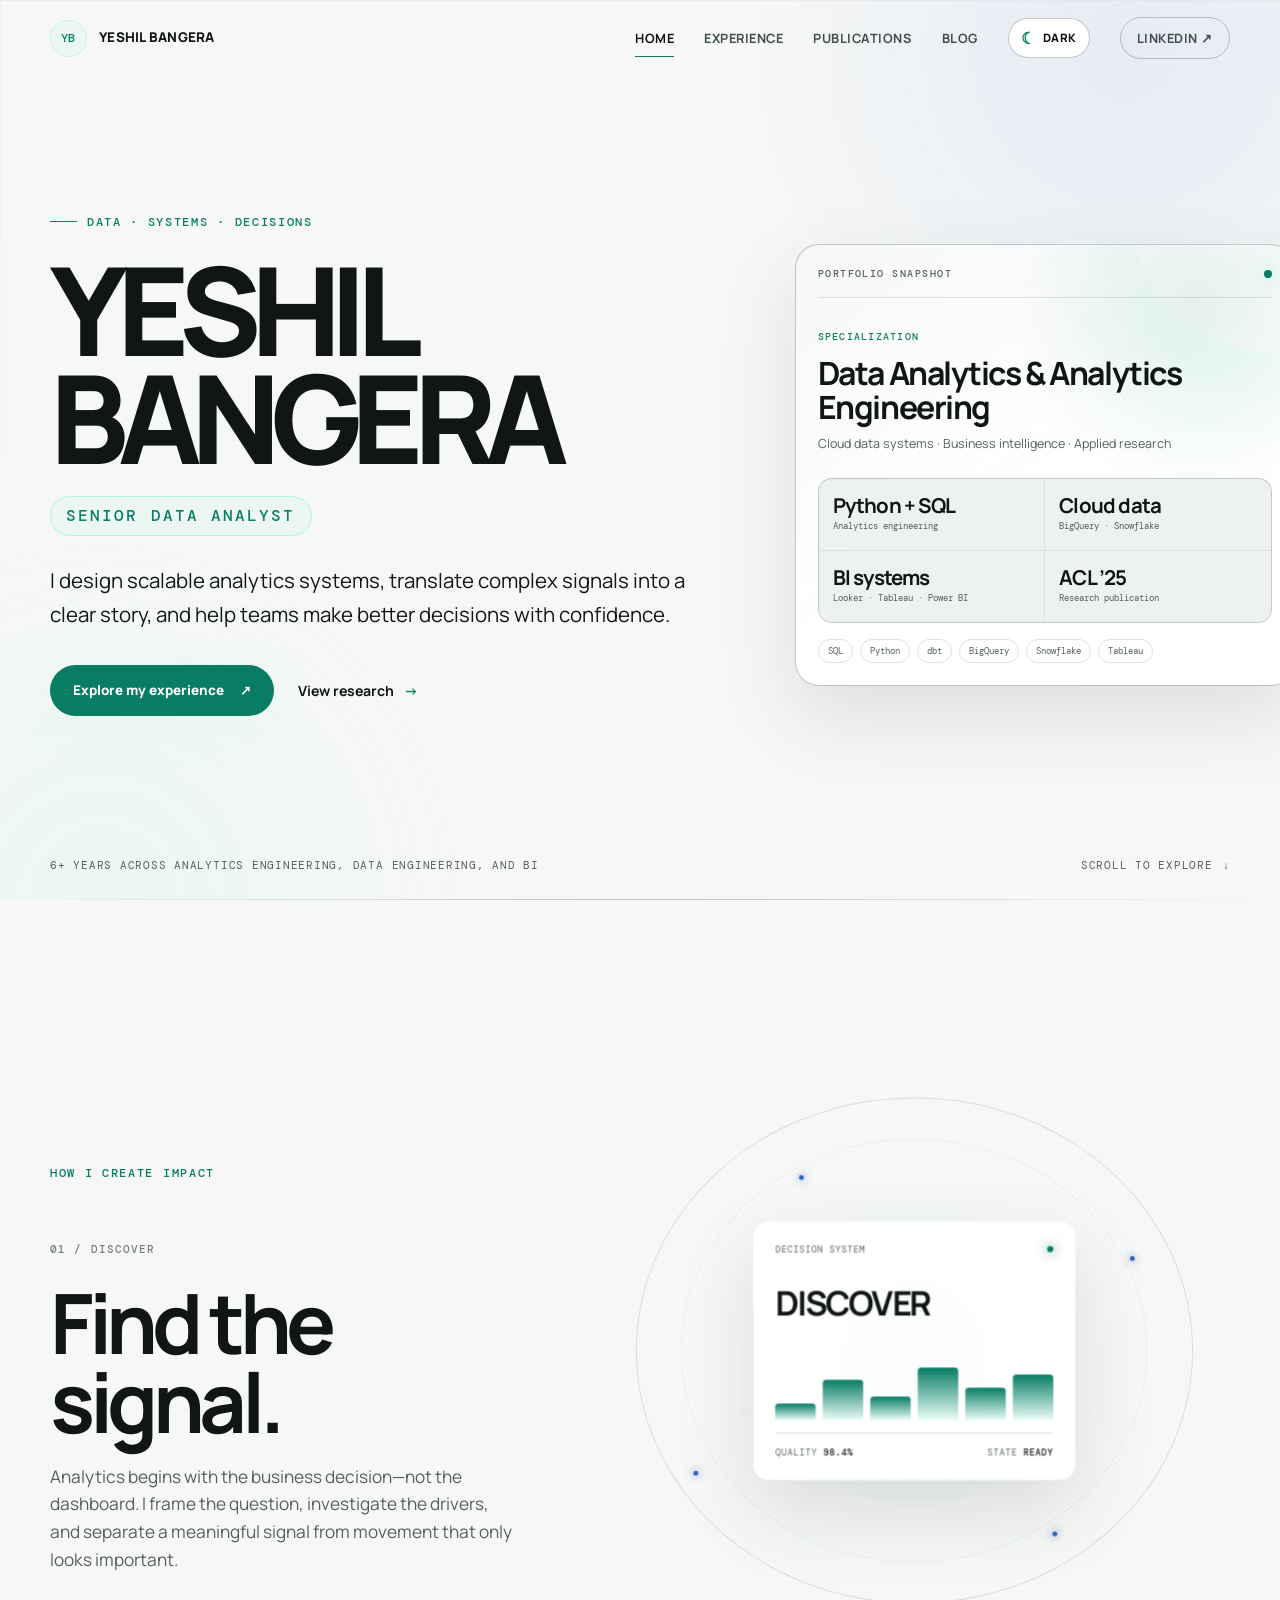
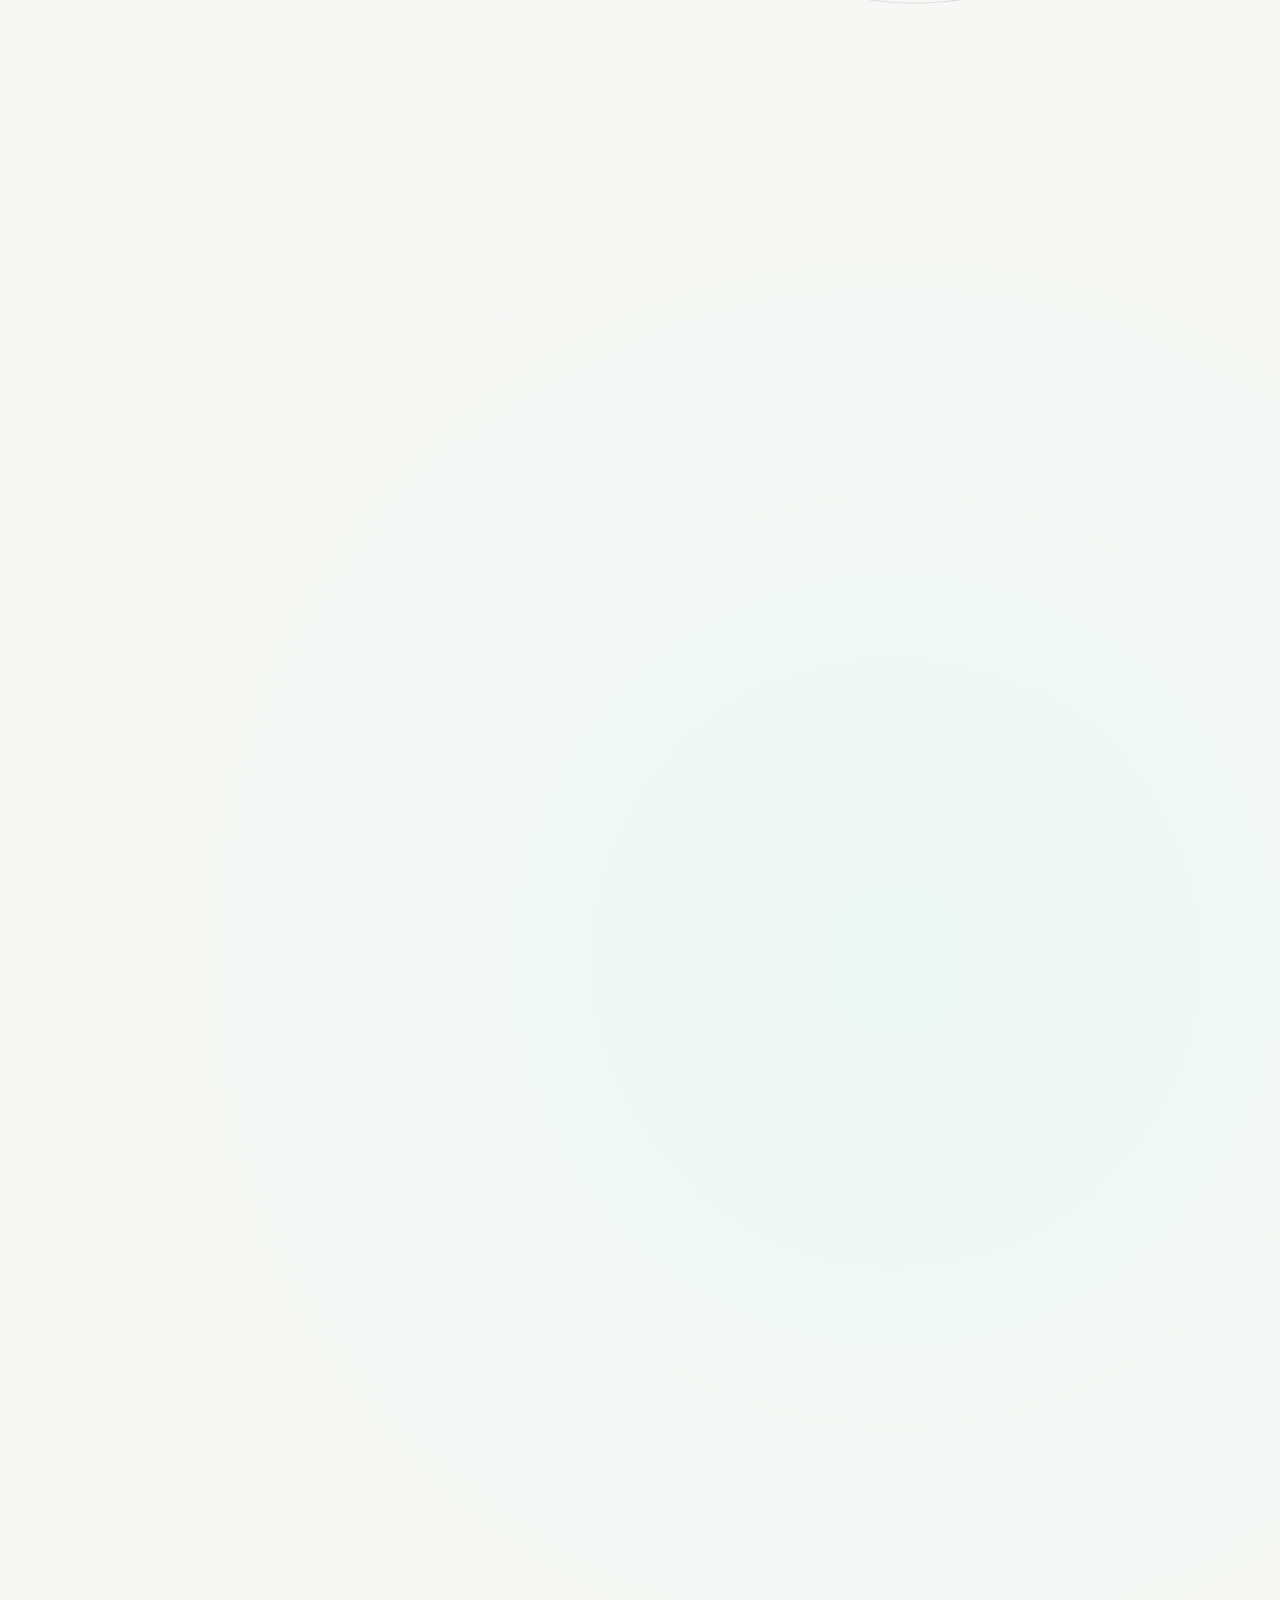
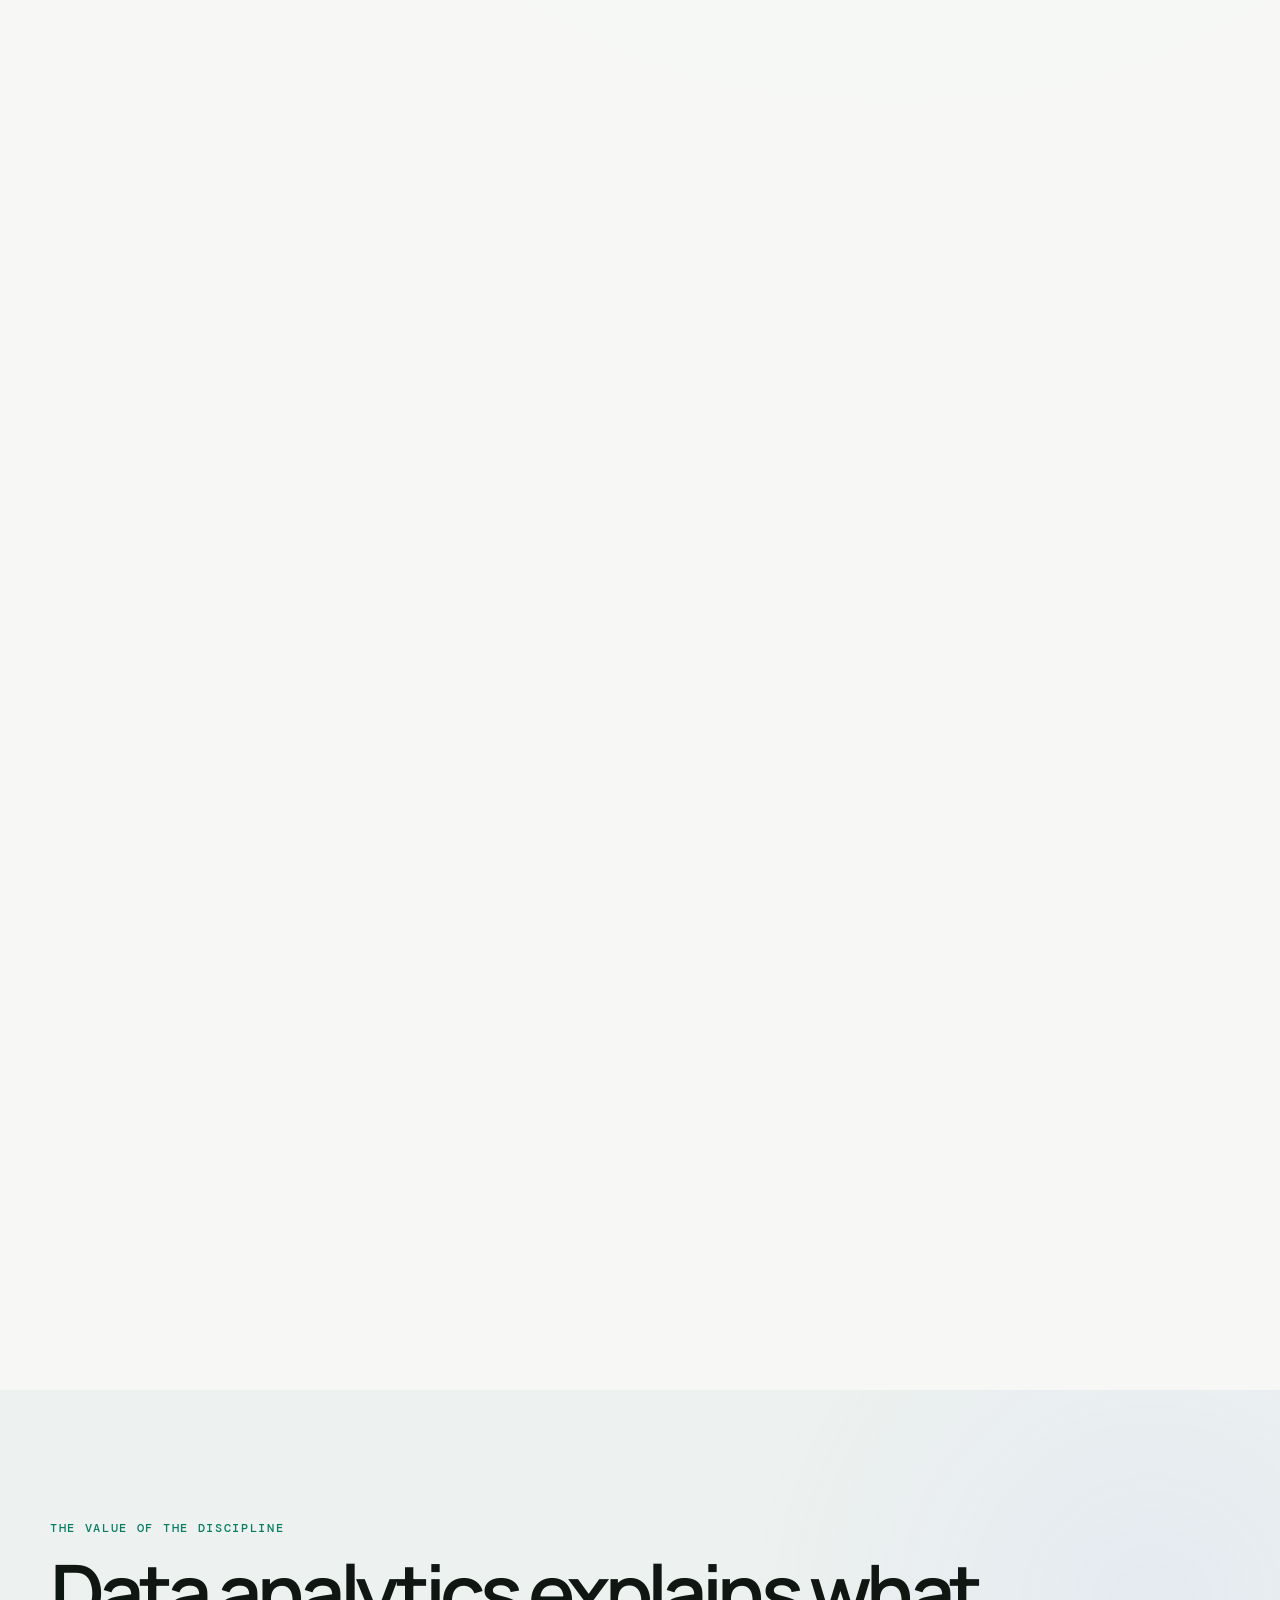
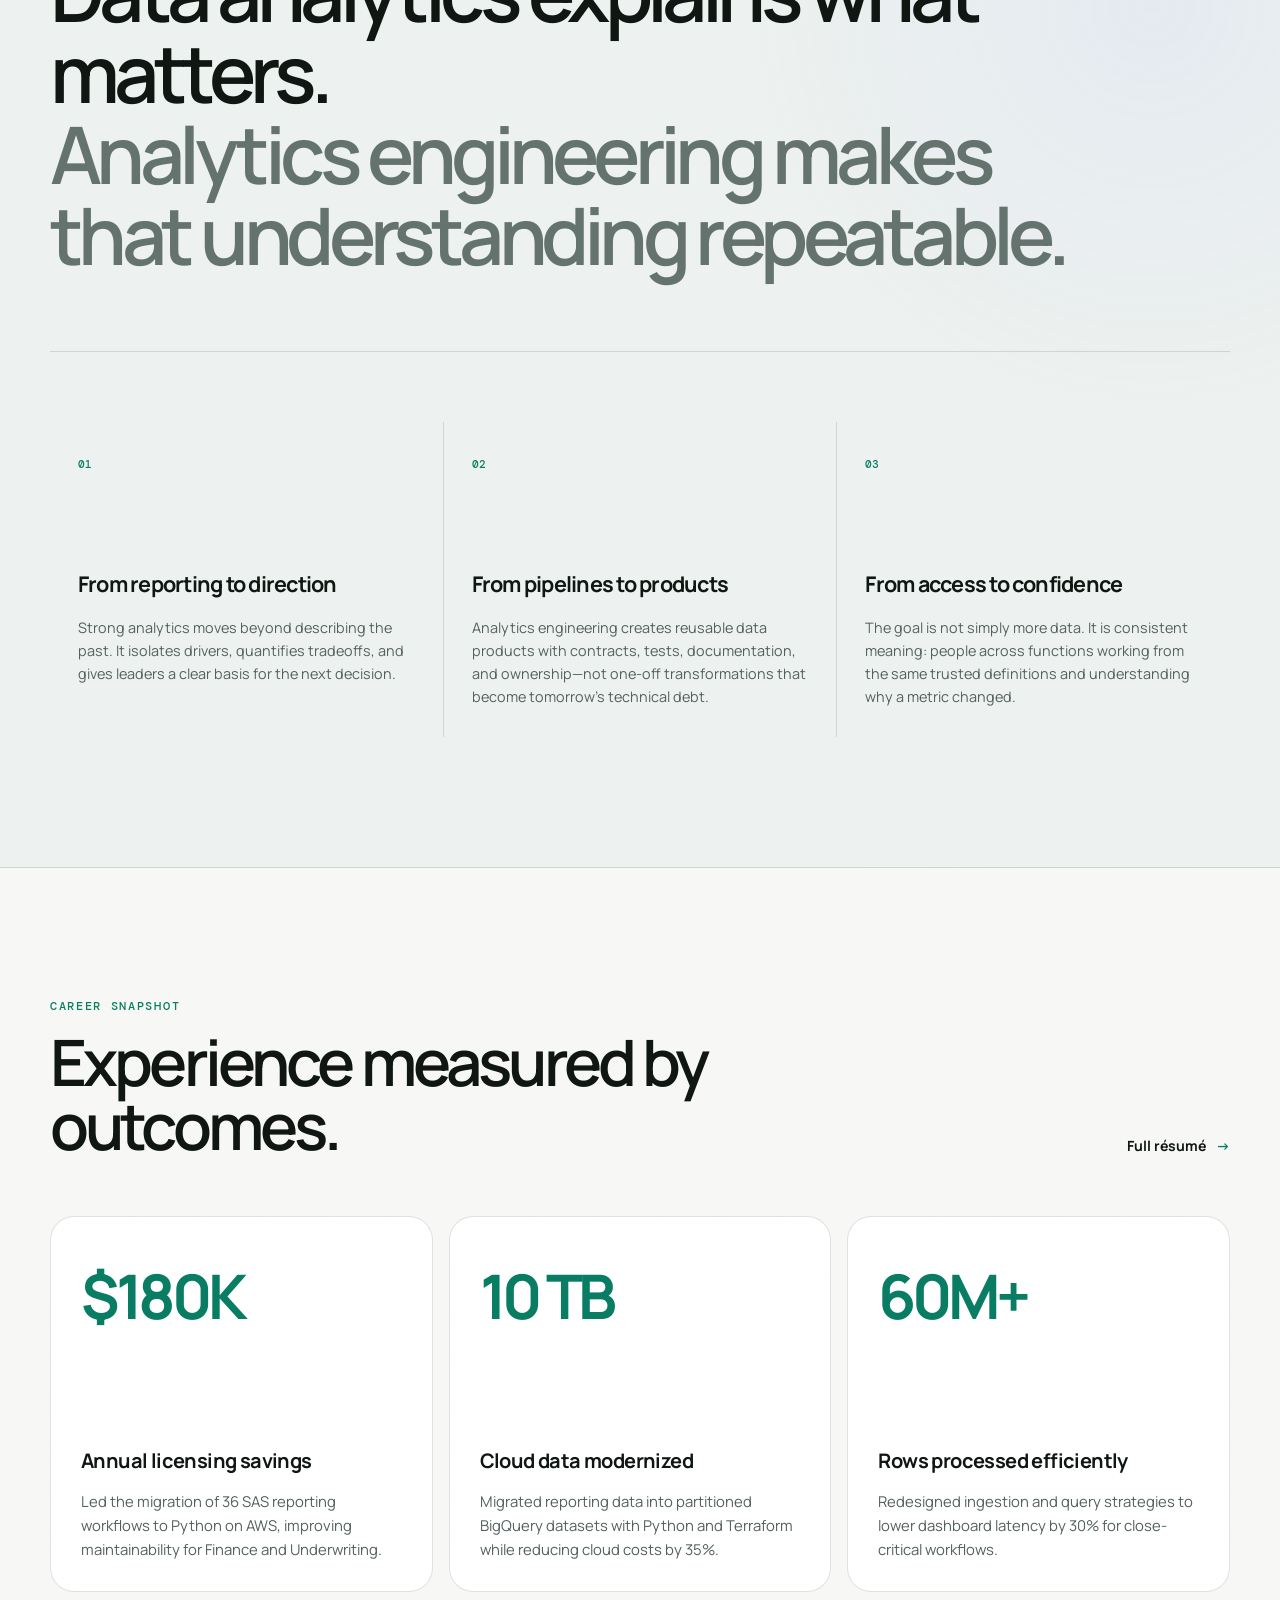
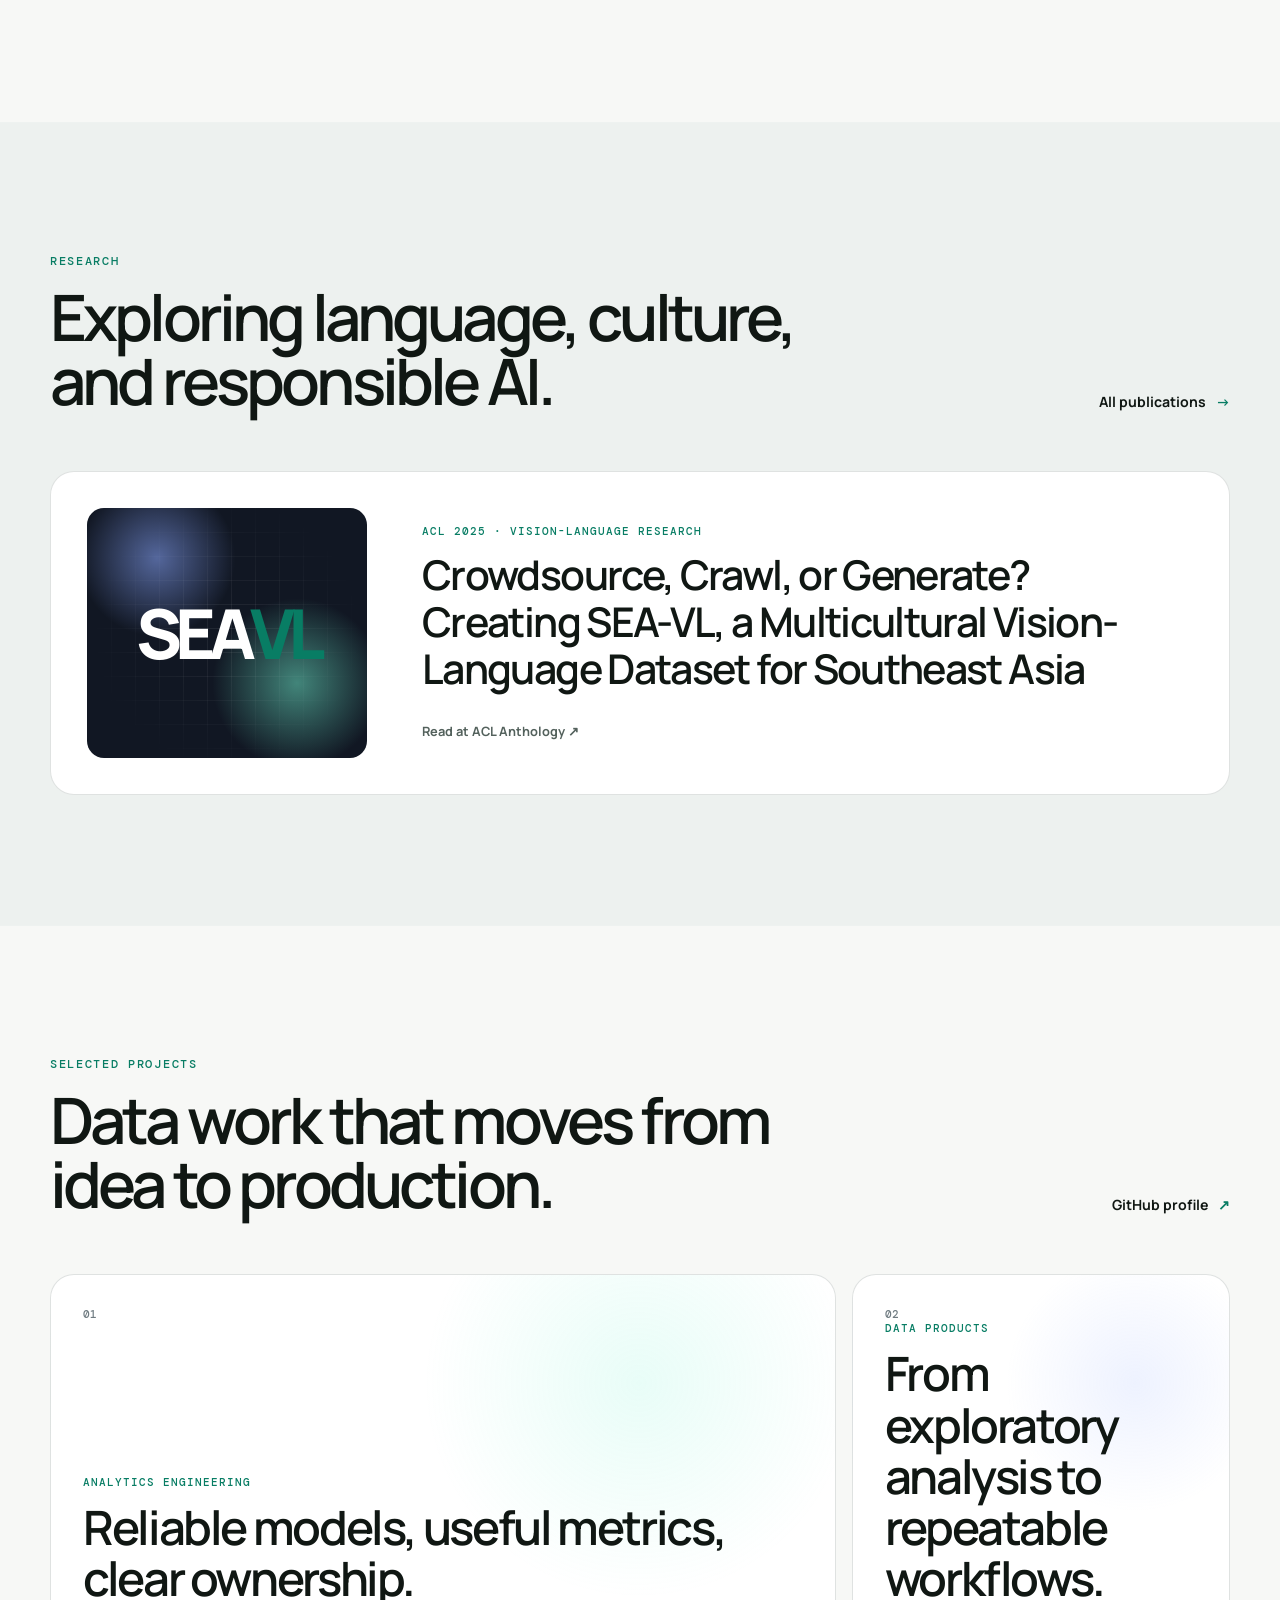
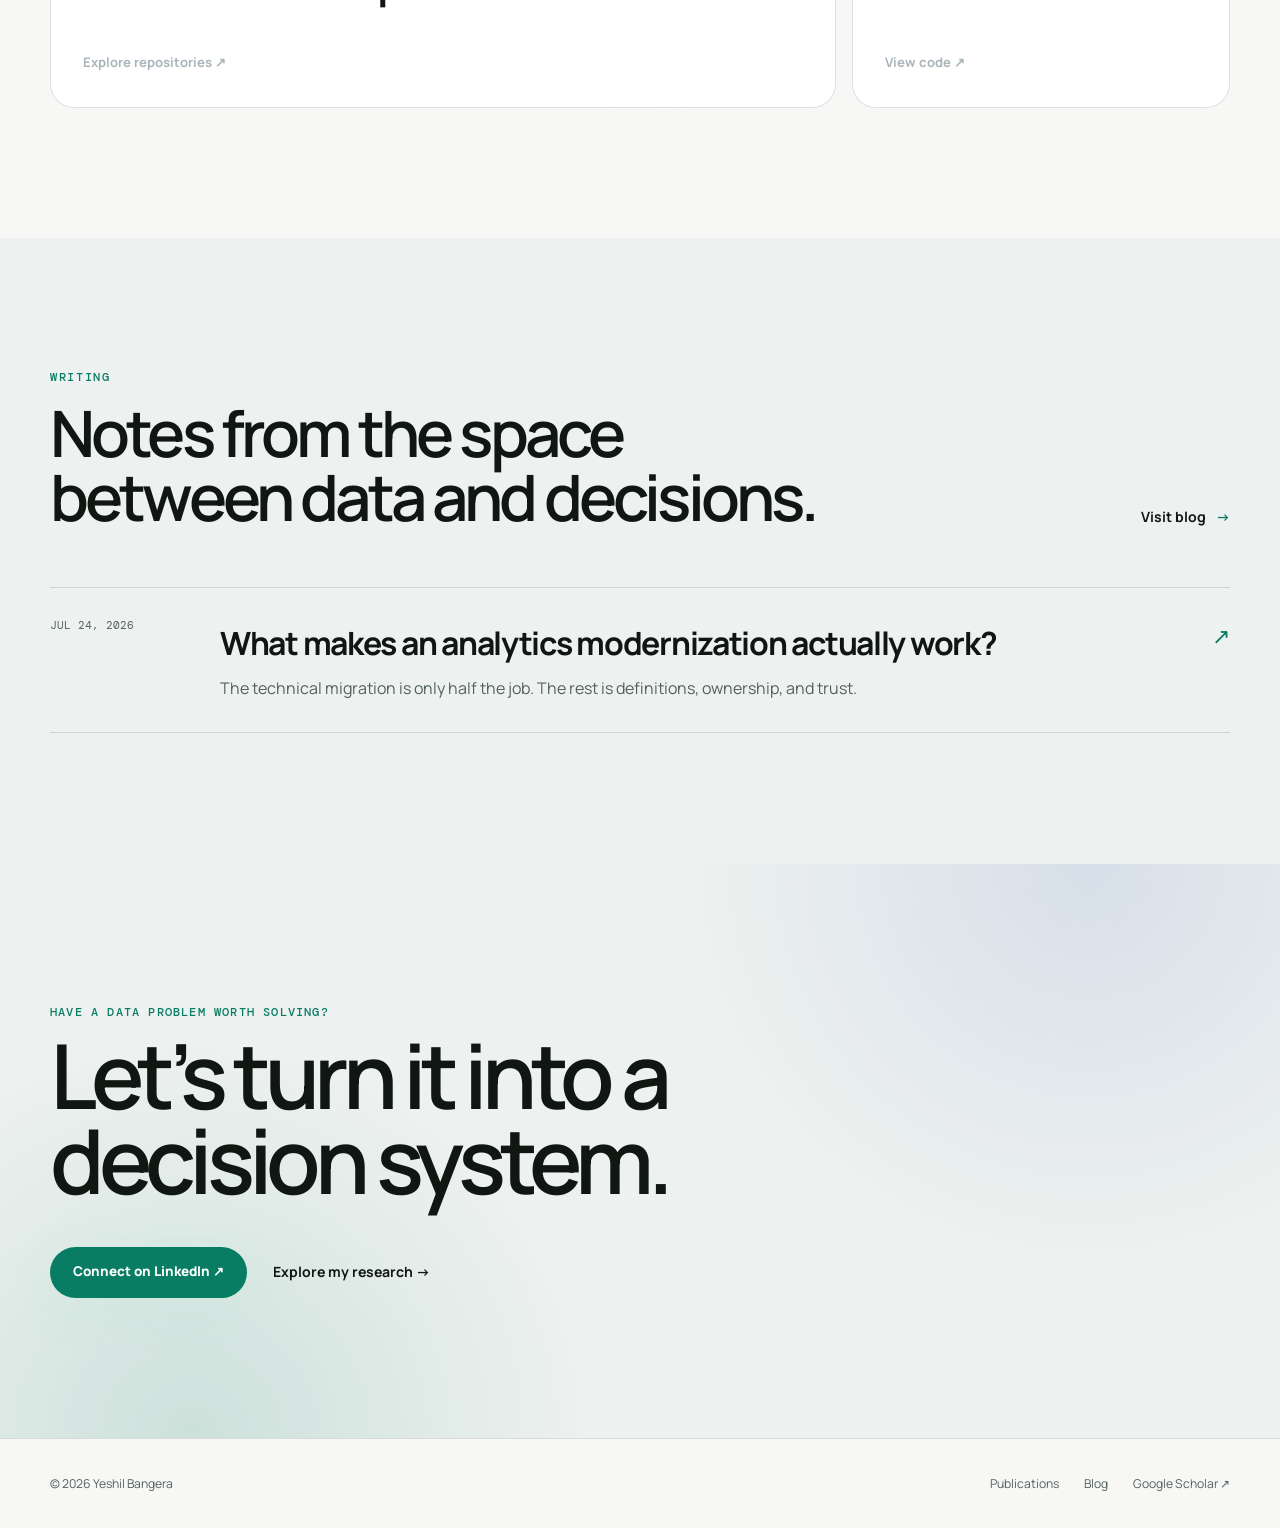
<file: index.html>
<!doctype html>
<html lang="en">
  <head>
    <meta charset="utf-8" />
    <meta name="viewport" content="width=device-width, initial-scale=1" />
    <meta
      name="description"
      content="Yeshil Bangera is a Senior Data Analyst building cloud analytics systems, decision-ready reporting, and data products."
    />
    <meta name="author" content="Yeshil Bangera" />
    <meta name="theme-color" content="#FFFFFF" />
    <meta property="og:type" content="website" />
    <meta property="og:url" content="https://yeshilbangera.github.io/" />
    <meta property="og:title" content="Yeshil Bangera — Senior Data Analyst" />
    <meta
      property="og:description"
      content="Analytics engineering, data systems, and research built for decisions."
    />
    <meta
      property="og:image"
      content="https://avatars.githubusercontent.com/u/114718995?v=4"
    />
    <title>Yeshil Bangera — Senior Data Analyst</title>
    <link rel="canonical" href="https://yeshilbangera.github.io/" />
    <link rel="icon" href="assets/favicon.svg" type="image/svg+xml" />
    <link rel="stylesheet" href="assets/css/portfolio.css?v=portfolio-snapshot-1" />
    <script type="application/ld+json">
      {
        "@context": "https://schema.org",
        "@type": "Person",
        "name": "Yeshil Bangera",
        "url": "https://yeshilbangera.github.io/",
        "jobTitle": "Senior Data Analyst",
        "alumniOf": "University of New Haven",
        "sameAs": [
          "https://github.com/YeshilDBangera",
          "https://www.linkedin.com/in/yeshil-d-bangera",
          "https://scholar.google.com/citations?hl=en&user=_8uQwHwAAAAJ"
        ]
      }
    </script>
  </head>
  <body>
    <a class="skip-link" href="#main">Skip to content</a>
    <header class="site-header" data-header>
      <div class="nav-shell">
        <a class="brand" href="index.html" aria-label="Yeshil Bangera, home">
          <span class="brand-mark" aria-hidden="true">YB</span>
          <span>Yeshil Bangera</span>
        </a>
        <button
          class="nav-toggle"
          type="button"
          aria-expanded="false"
          aria-controls="site-nav"
          data-nav-toggle
        >
          <span></span><span></span><span></span>
          <span class="sr-only">Open navigation</span>
        </button>
        <nav id="site-nav" class="site-nav" aria-label="Primary" data-nav>
          <a class="is-active" href="index.html">Home</a>
          <a href="experience.html">Experience</a>
          <a href="publications.html">Publications</a>
          <a href="blog.html">Blog</a>
          <a class="nav-cta" href="https://www.linkedin.com/in/yeshil-d-bangera"
            >LinkedIn ↗</a
          >
        </nav>
      </div>
    </header>

    <main id="main">
      <section class="hero" aria-labelledby="hero-title">
        <div class="hero-glow glow-one" aria-hidden="true"></div>
        <div class="hero-glow glow-two" aria-hidden="true"></div>
        <div class="shell hero-layout">
          <div class="hero-copy reveal">
            <p class="eyebrow"><span></span> Data · Systems · Decisions</p>
            <h1 id="hero-title">
              <span class="hero-name">YESHIL<br />BANGERA</span>
              <span class="hero-role">Senior Data Analyst</span>
            </h1>
            <p class="hero-intro">
              I design scalable analytics systems, translate complex signals
              into a clear story, and help teams make better decisions with
              confidence.
            </p>
            <div class="hero-actions">
              <a class="button button-primary" href="experience.html"
                >Explore my experience <span aria-hidden="true">↗</span></a
              >
              <a class="text-link" href="publications.html"
                >View research <span aria-hidden="true">→</span></a
              >
            </div>
          </div>
          <aside
            class="hero-evidence reveal reveal-delay"
            aria-label="Career highlights"
          >
            <div class="evidence-topline">
              <span>Portfolio snapshot</span>
              <i aria-hidden="true"></i>
            </div>
            <div class="evidence-focus">
              <small>Specialization</small>
              <strong>Data Analytics &amp; Analytics Engineering</strong>
              <p>Cloud data systems · Business intelligence · Applied research</p>
            </div>
            <div class="evidence-grid">
              <div>
                <strong>Python + SQL</strong>
                <span>Analytics engineering</span>
              </div>
              <div>
                <strong>Cloud data</strong>
                <span>BigQuery · Snowflake</span>
              </div>
              <div>
                <strong>BI systems</strong>
                <span>Looker · Tableau · Power BI</span>
              </div>
              <div>
                <strong>ACL ’25</strong>
                <span>Research publication</span>
              </div>
            </div>
            <div class="evidence-stack" aria-label="Core technologies">
              <span>SQL</span>
              <span>Python</span>
              <span>dbt</span>
              <span>BigQuery</span>
              <span>Snowflake</span>
              <span>Tableau</span>
            </div>
          </aside>
        </div>
        <div class="hero-foot shell">
          <p>6+ years across analytics engineering, data engineering, and BI</p>
          <a href="#systems">Scroll to explore <span>↓</span></a>
        </div>
      </section>

      <section id="systems" class="scroll-story" data-scroll-scene>
        <div class="story-sticky">
          <div class="shell story-layout">
            <div class="story-copy">
              <p class="section-kicker">How I create impact</p>
              <div class="story-step is-current" data-story-step="0">
                <span>01 / Discover</span>
                <h2>Find the signal.</h2>
                <p>
                  Analytics begins with the business decision—not the dashboard.
                  I frame the question, investigate the drivers, and separate a
                  meaningful signal from movement that only looks important.
                </p>
              </div>
              <div class="story-step" data-story-step="1">
                <span>02 / Engineer</span>
                <h2>Build for trust.</h2>
                <p>
                  Analytics engineering turns fragmented source data into a
                  reliable product. Tested models, shared definitions, lineage,
                  and clear ownership make every downstream answer easier to
                  trust.
                </p>
              </div>
              <div class="story-step" data-story-step="2">
                <span>03 / Activate</span>
                <h2>Make action obvious.</h2>
                <p>
                  The final mile is activation: metrics, dashboards, and
                  narratives designed around what an audience needs to
                  understand, decide, and do next.
                </p>
              </div>
              <div class="story-step" data-story-step="3">
                <span>04 / Compound</span>
                <h2>Scale the impact.</h2>
                <p>
                  Reusable models and governed metrics reduce repeated work.
                  Every new analysis starts from a stronger foundation, so
                  insight arrives faster and improves with use.
                </p>
              </div>
            </div>
            <div class="story-visual" aria-hidden="true">
              <div class="signal-field">
                <span class="signal-dot dot-a"></span>
                <span class="signal-dot dot-b"></span>
                <span class="signal-dot dot-c"></span>
                <span class="signal-dot dot-d"></span>
                <span class="signal-line line-a"></span>
                <span class="signal-line line-b"></span>
                <div class="signal-card">
                  <div class="signal-card-top">
                    <span>Decision system</span><i></i>
                  </div>
                  <strong data-story-label>DISCOVER</strong>
                  <div class="mini-chart">
                    <i></i><i></i><i></i><i></i><i></i><i></i>
                  </div>
                  <div class="signal-meta">
                    <span>Quality <b>98.4%</b></span>
                    <span>State <b>Ready</b></span>
                  </div>
                </div>
              </div>
            </div>
          </div>
        </div>
      </section>

      <section class="section analytics-impact">
        <div class="shell">
          <div class="impact-statement reveal">
            <p class="section-kicker">The value of the discipline</p>
            <h2>
              Data analytics explains what matters.
              <span
                >Analytics engineering makes that understanding
                repeatable.</span
              >
            </h2>
          </div>
          <div class="impact-principles">
            <article class="principle reveal">
              <span>01</span>
              <h3>From reporting to direction</h3>
              <p>
                Strong analytics moves beyond describing the past. It isolates
                drivers, quantifies tradeoffs, and gives leaders a clear basis
                for the next decision.
              </p>
            </article>
            <article class="principle reveal reveal-delay">
              <span>02</span>
              <h3>From pipelines to products</h3>
              <p>
                Analytics engineering creates reusable data products with
                contracts, tests, documentation, and ownership—not one-off
                transformations that become tomorrow’s technical debt.
              </p>
            </article>
            <article class="principle reveal">
              <span>03</span>
              <h3>From access to confidence</h3>
              <p>
                The goal is not simply more data. It is consistent meaning:
                people across functions working from the same trusted
                definitions and understanding why a metric changed.
              </p>
            </article>
          </div>
        </div>
      </section>

      <section class="section">
        <div class="shell">
          <div class="section-heading reveal">
            <div>
              <p class="section-kicker">Career snapshot</p>
              <h2>Experience measured by outcomes.</h2>
            </div>
            <a class="text-link" href="experience.html"
              >Full résumé <span>→</span></a
            >
          </div>
          <div class="impact-grid">
            <article class="impact-card reveal">
              <span class="impact-number">$180K</span>
              <h3>Annual licensing savings</h3>
              <p>
                Led the migration of 36 SAS reporting workflows to Python on
                AWS, improving maintainability for Finance and Underwriting.
              </p>
            </article>
            <article class="impact-card reveal reveal-delay">
              <span class="impact-number">10 TB</span>
              <h3>Cloud data modernized</h3>
              <p>
                Migrated reporting data into partitioned BigQuery datasets with
                Python and Terraform while reducing cloud costs by 35%.
              </p>
            </article>
            <article class="impact-card reveal">
              <span class="impact-number">60M+</span>
              <h3>Rows processed efficiently</h3>
              <p>
                Redesigned ingestion and query strategies to lower dashboard
                latency by 30% for close-critical workflows.
              </p>
            </article>
          </div>
        </div>
      </section>

      <section class="section section-tint">
        <div class="shell">
          <div class="section-heading reveal">
            <div>
              <p class="section-kicker">Research</p>
              <h2>Exploring language, culture, and responsible AI.</h2>
            </div>
            <a class="text-link" href="publications.html"
              >All publications <span>→</span></a
            >
          </div>
          <a
            class="feature-publication reveal"
            href="https://aclanthology.org/2025.acl-long.916/"
          >
            <div class="publication-art" aria-hidden="true">
              <span>SEA</span><span>VL</span>
            </div>
            <div>
              <p>ACL 2025 · Vision-language research</p>
              <h3>
                Crowdsource, Crawl, or Generate? Creating SEA-VL, a
                Multicultural Vision-Language Dataset for Southeast Asia
              </h3>
              <span class="inline-arrow">Read at ACL Anthology ↗</span>
            </div>
          </a>
        </div>
      </section>

      <section class="section">
        <div class="shell">
          <div class="section-heading reveal">
            <div>
              <p class="section-kicker">Selected projects</p>
              <h2>Data work that moves from idea to production.</h2>
            </div>
            <a class="text-link" href="https://github.com/YeshilDBangera"
              >GitHub profile <span>↗</span></a
            >
          </div>
          <div class="project-grid">
            <a
              class="project-card project-feature reveal"
              href="https://github.com/YeshilDBangera"
            >
              <span class="card-index">01</span>
              <div>
                <p>Analytics engineering</p>
                <h3>Reliable models, useful metrics, clear ownership.</h3>
                <span>Explore repositories ↗</span>
              </div>
            </a>
            <a
              class="project-card reveal reveal-delay"
              href="https://github.com/YeshilDBangera"
            >
              <span class="card-index">02</span>
              <div>
                <p>Data products</p>
                <h3>From exploratory analysis to repeatable workflows.</h3>
                <span>View code ↗</span>
              </div>
            </a>
          </div>
        </div>
      </section>

      <section class="section section-tint">
        <div class="shell blog-preview">
          <div class="section-heading reveal">
            <div>
              <p class="section-kicker">Writing</p>
              <h2>Notes from the space between data and decisions.</h2>
            </div>
            <a class="text-link" href="blog.html">Visit blog <span>→</span></a>
          </div>
          <a class="blog-row reveal" href="blog-modern-analytics.html">
            <time datetime="2026-07-24">Jul 24, 2026</time>
            <div>
              <h3>What makes an analytics modernization actually work?</h3>
              <p>
                The technical migration is only half the job. The rest is
                definitions, ownership, and trust.
              </p>
            </div>
            <span aria-hidden="true">↗</span>
          </a>
        </div>
      </section>

      <section class="contact-band">
        <div class="shell contact-inner reveal">
          <p>Have a data problem worth solving?</p>
          <h2>Let’s turn it into a decision system.</h2>
          <div>
            <a
              class="button button-primary"
              href="https://www.linkedin.com/in/yeshil-d-bangera"
              >Connect on LinkedIn ↗</a
            >
            <a class="text-link" href="publications.html"
              >Explore my research →</a
            >
          </div>
        </div>
      </section>
    </main>

    <footer class="site-footer">
      <div class="shell">
        <span>© <span data-year></span> Yeshil Bangera</span>
        <div>
          <a href="publications.html">Publications</a>
          <a href="blog.html">Blog</a>
          <a href="https://scholar.google.com/citations?hl=en&user=_8uQwHwAAAAJ"
            >Google Scholar ↗</a
          >
        </div>
      </div>
    </footer>
    <script src="assets/js/portfolio.js?v=8210acd" defer></script>
  </body>
</html>
</file>
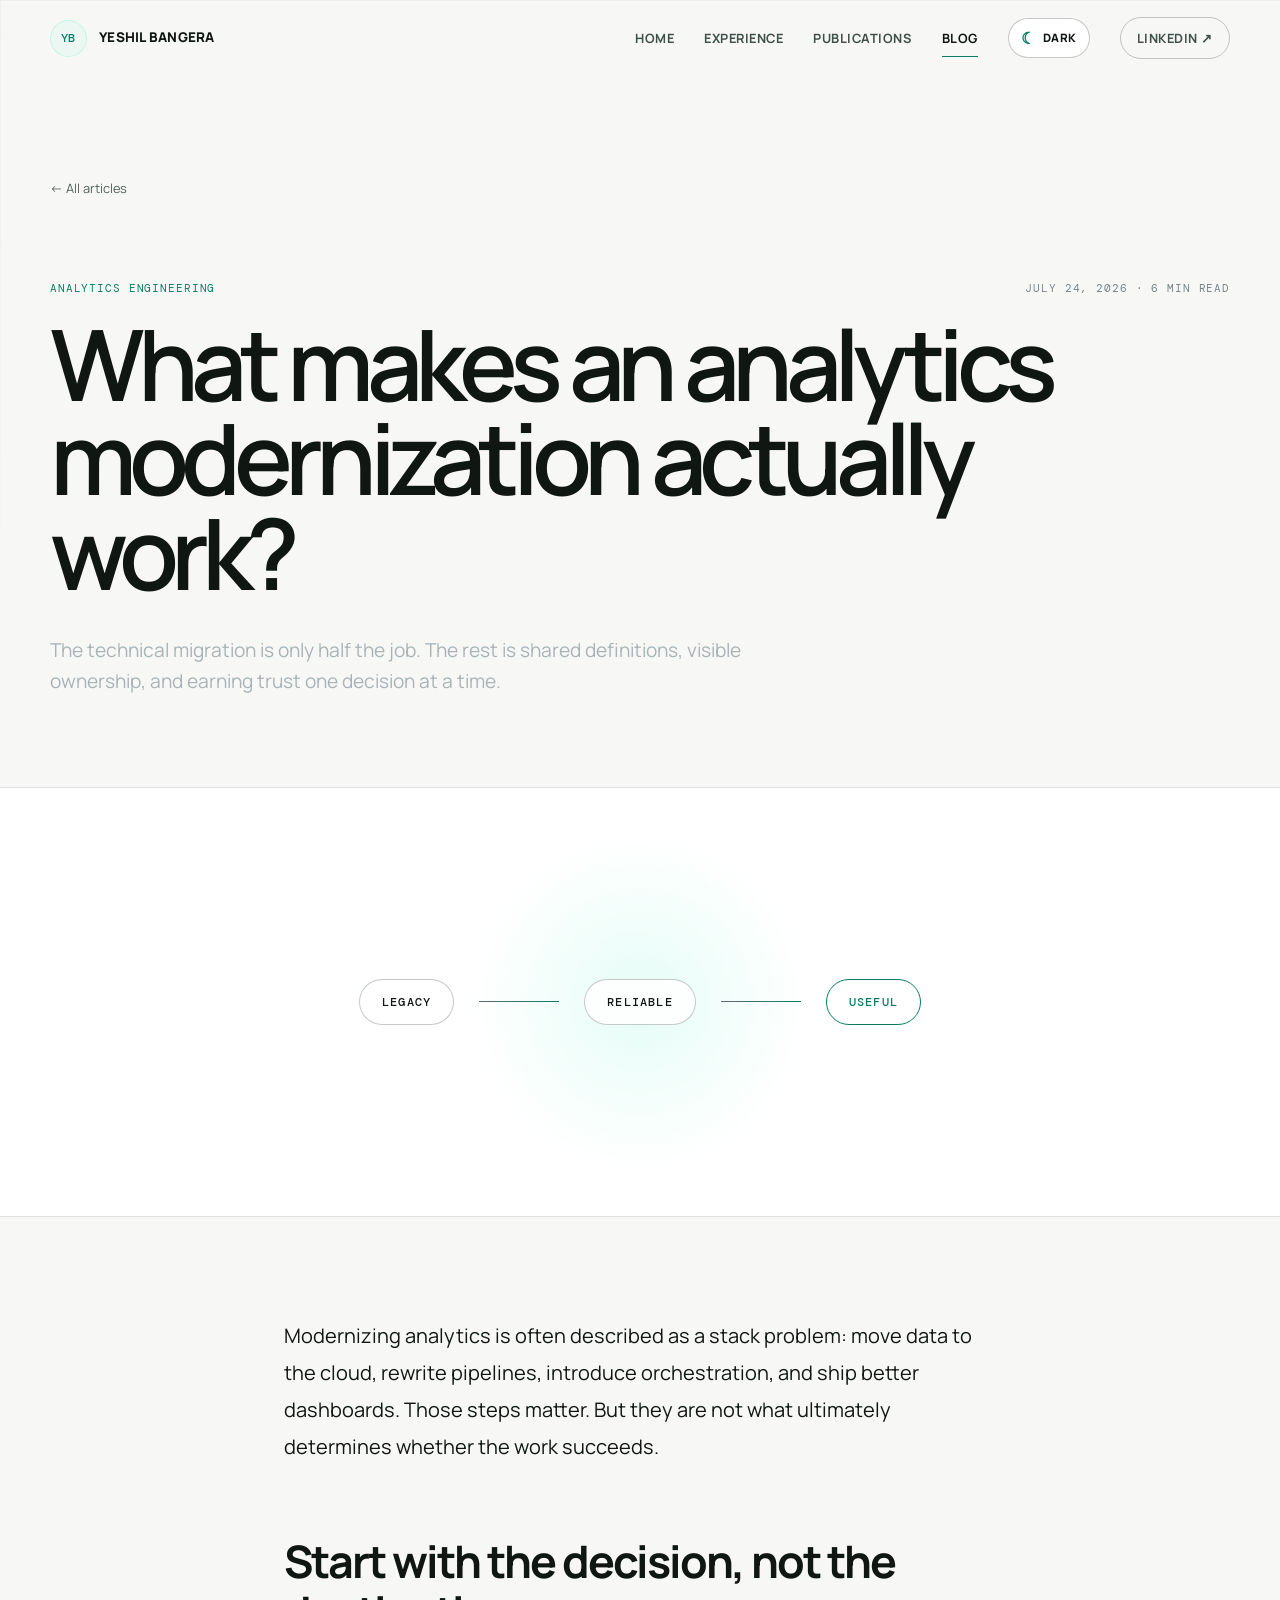
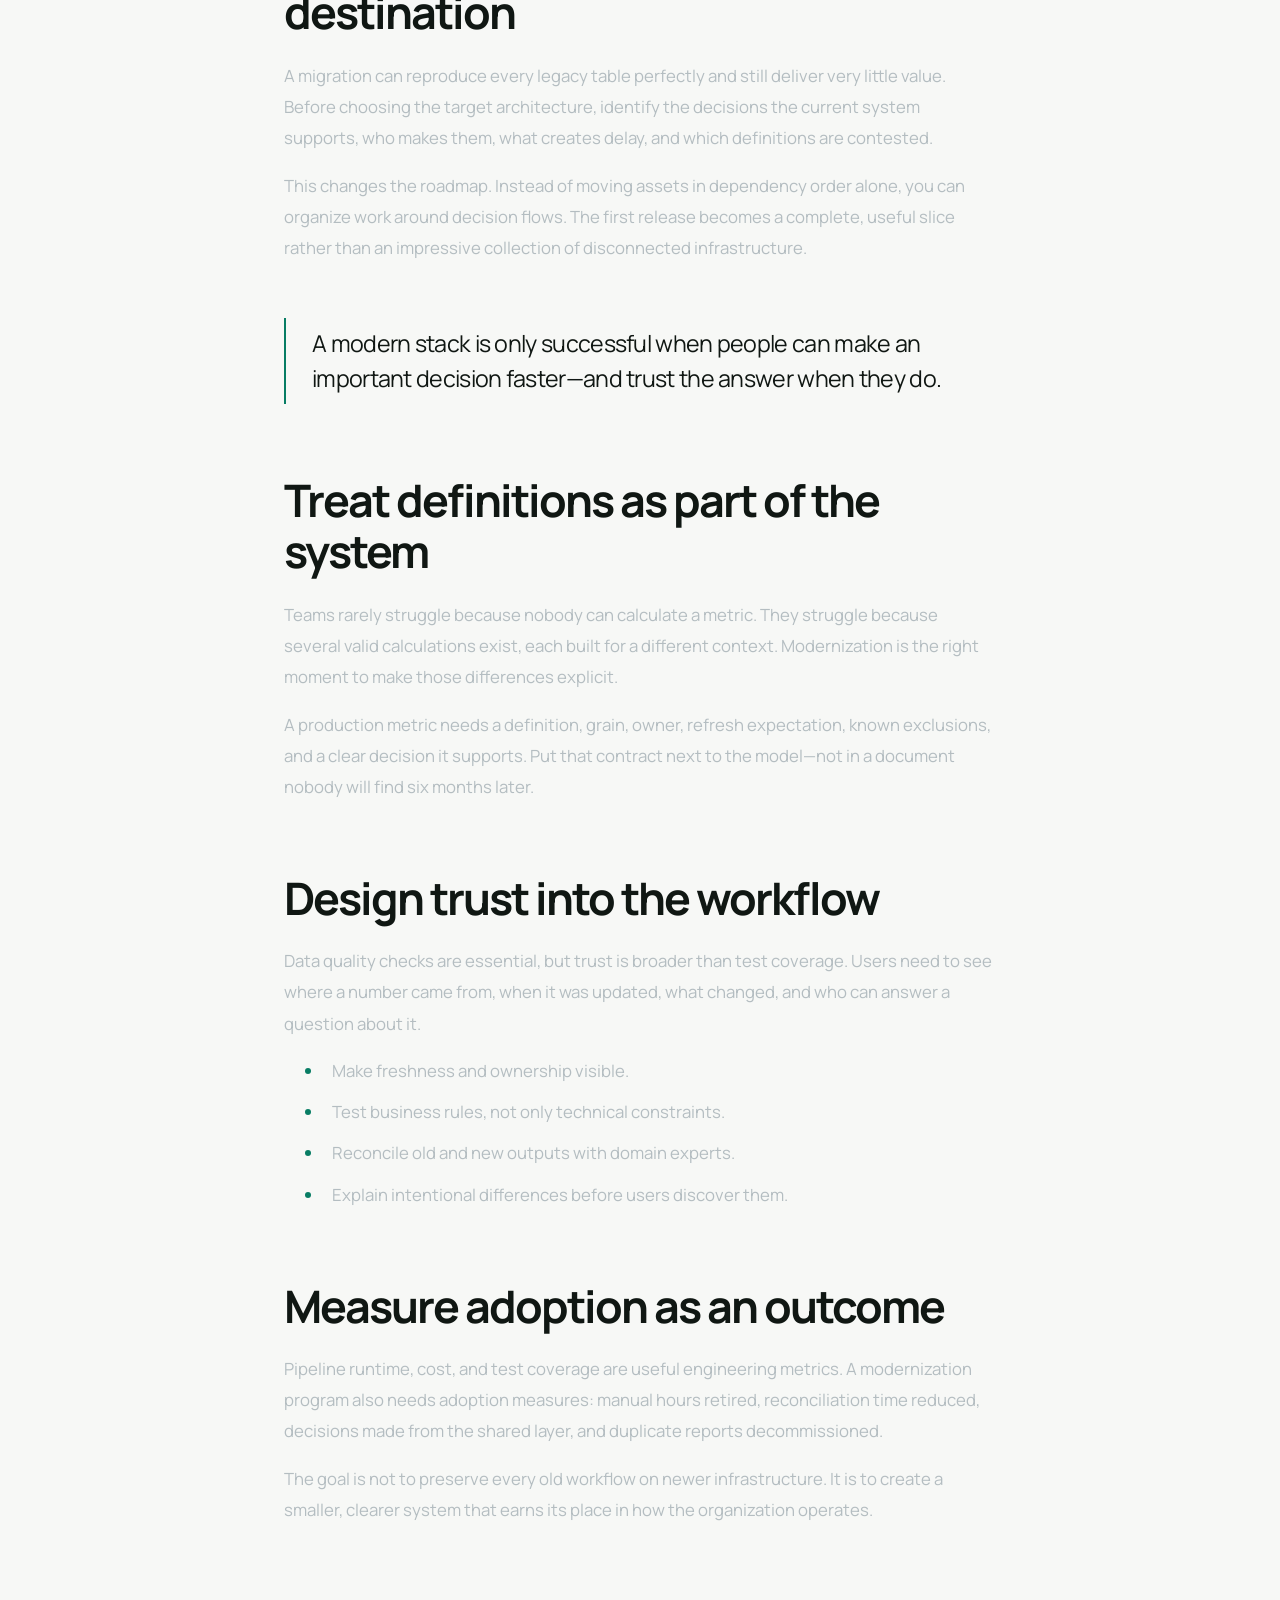
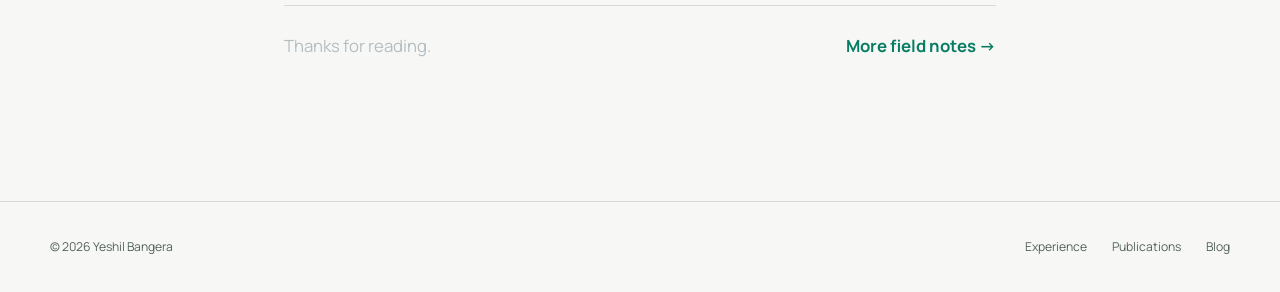
<file: blog-modern-analytics.html>
<!doctype html>
<html lang="en">
  <head>
    <meta charset="utf-8" />
    <meta name="viewport" content="width=device-width, initial-scale=1" />
    <meta
      name="description"
      content="Yeshil Bangera on the technical and organizational foundations of successful analytics modernization."
    />
    <meta name="theme-color" content="#07090d" />
    <title>What makes analytics modernization work? — Yeshil Bangera</title>
    <link
      rel="canonical"
      href="https://yeshilbangera.github.io/blog-modern-analytics.html"
    />
    <link rel="icon" href="assets/favicon.svg" type="image/svg+xml" />
    <link rel="stylesheet" href="assets/css/portfolio.css?v=8210acd" />
  </head>
  <body>
    <a class="skip-link" href="#main">Skip to content</a>
    <header class="site-header" data-header>
      <div class="nav-shell">
        <a class="brand" href="index.html" aria-label="Yeshil Bangera, home">
          <span class="brand-mark" aria-hidden="true">YB</span>
          <span>Yeshil Bangera</span>
        </a>
        <button
          class="nav-toggle"
          type="button"
          aria-expanded="false"
          aria-controls="site-nav"
          data-nav-toggle
        >
          <span></span><span></span><span></span>
          <span class="sr-only">Open navigation</span>
        </button>
        <nav id="site-nav" class="site-nav" aria-label="Primary" data-nav>
          <a href="index.html">Home</a>
          <a href="experience.html">Experience</a>
          <a href="publications.html">Publications</a>
          <a class="is-active" href="blog.html">Blog</a>
          <a class="nav-cta" href="https://www.linkedin.com/in/yeshil-d-bangera"
            >LinkedIn ↗</a
          >
        </nav>
      </div>
    </header>

    <main id="main">
      <article>
        <header class="article-hero shell">
          <a class="back-link" href="blog.html">← All articles</a>
          <div class="article-meta">
            <span>Analytics engineering</span>
            <time datetime="2026-07-24">July 24, 2026 · 6 min read</time>
          </div>
          <h1>What makes an analytics modernization actually work?</h1>
          <p>
            The technical migration is only half the job. The rest is shared
            definitions, visible ownership, and earning trust one decision at a
            time.
          </p>
        </header>

        <div class="article-banner" aria-hidden="true">
          <div class="article-flow shell">
            <span>Legacy</span><i></i><span>Reliable</span><i></i
            ><span>Useful</span>
          </div>
        </div>

        <div class="article-body">
          <p class="article-lede">
            Modernizing analytics is often described as a stack problem: move
            data to the cloud, rewrite pipelines, introduce orchestration, and
            ship better dashboards. Those steps matter. But they are not what
            ultimately determines whether the work succeeds.
          </p>

          <h2>Start with the decision, not the destination</h2>
          <p>
            A migration can reproduce every legacy table perfectly and still
            deliver very little value. Before choosing the target architecture,
            identify the decisions the current system supports, who makes them,
            what creates delay, and which definitions are contested.
          </p>
          <p>
            This changes the roadmap. Instead of moving assets in dependency
            order alone, you can organize work around decision flows. The first
            release becomes a complete, useful slice rather than an impressive
            collection of disconnected infrastructure.
          </p>

          <blockquote>
            A modern stack is only successful when people can make an important
            decision faster—and trust the answer when they do.
          </blockquote>

          <h2>Treat definitions as part of the system</h2>
          <p>
            Teams rarely struggle because nobody can calculate a metric. They
            struggle because several valid calculations exist, each built for a
            different context. Modernization is the right moment to make those
            differences explicit.
          </p>
          <p>
            A production metric needs a definition, grain, owner, refresh
            expectation, known exclusions, and a clear decision it supports. Put
            that contract next to the model—not in a document nobody will find
            six months later.
          </p>

          <h2>Design trust into the workflow</h2>
          <p>
            Data quality checks are essential, but trust is broader than test
            coverage. Users need to see where a number came from, when it was
            updated, what changed, and who can answer a question about it.
          </p>
          <ul>
            <li>Make freshness and ownership visible.</li>
            <li>Test business rules, not only technical constraints.</li>
            <li>Reconcile old and new outputs with domain experts.</li>
            <li>Explain intentional differences before users discover them.</li>
          </ul>

          <h2>Measure adoption as an outcome</h2>
          <p>
            Pipeline runtime, cost, and test coverage are useful engineering
            metrics. A modernization program also needs adoption measures:
            manual hours retired, reconciliation time reduced, decisions made
            from the shared layer, and duplicate reports decommissioned.
          </p>
          <p>
            The goal is not to preserve every old workflow on newer
            infrastructure. It is to create a smaller, clearer system that earns
            its place in how the organization operates.
          </p>

          <div class="article-end">
            <p>Thanks for reading.</p>
            <a href="blog.html">More field notes →</a>
          </div>
        </div>
      </article>
    </main>

    <footer class="site-footer">
      <div class="shell">
        <span>© <span data-year></span> Yeshil Bangera</span>
        <div>
          <a href="experience.html">Experience</a>
          <a href="publications.html">Publications</a>
          <a href="blog.html">Blog</a>
        </div>
      </div>
    </footer>
    <script src="assets/js/portfolio.js?v=8210acd" defer></script>
  </body>
</html>
</file>
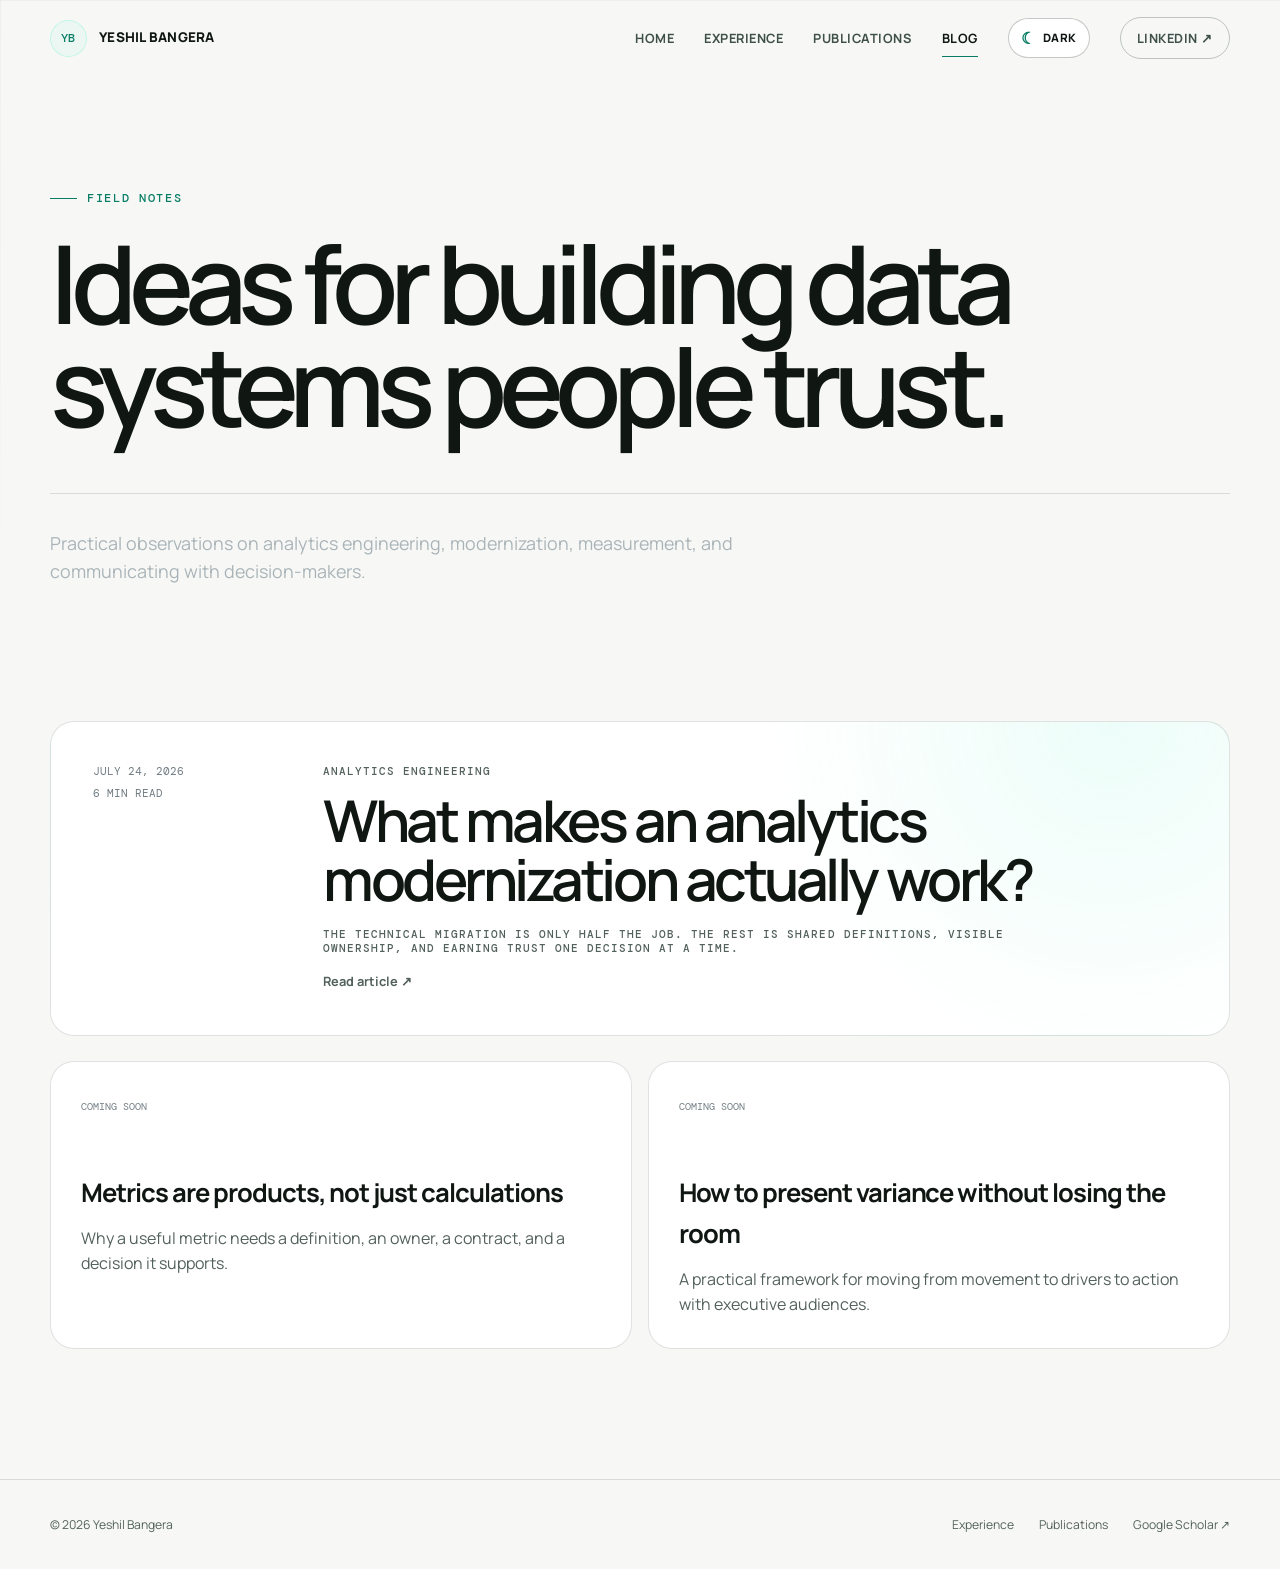
<file: blog.html>
<!doctype html>
<html lang="en">
  <head>
    <meta charset="utf-8" />
    <meta name="viewport" content="width=device-width, initial-scale=1" />
    <meta
      name="description"
      content="Writing by Yeshil Bangera about analytics engineering, data systems, and decision-making."
    />
    <meta name="theme-color" content="#07090d" />
    <title>Blog — Yeshil Bangera</title>
    <link rel="canonical" href="https://yeshilbangera.github.io/blog.html" />
    <link rel="icon" href="assets/favicon.svg" type="image/svg+xml" />
    <link rel="stylesheet" href="assets/css/portfolio.css?v=8210acd" />
  </head>
  <body>
    <a class="skip-link" href="#main">Skip to content</a>
    <header class="site-header" data-header>
      <div class="nav-shell">
        <a class="brand" href="index.html" aria-label="Yeshil Bangera, home">
          <span class="brand-mark" aria-hidden="true">YB</span>
          <span>Yeshil Bangera</span>
        </a>
        <button
          class="nav-toggle"
          type="button"
          aria-expanded="false"
          aria-controls="site-nav"
          data-nav-toggle
        >
          <span></span><span></span><span></span>
          <span class="sr-only">Open navigation</span>
        </button>
        <nav id="site-nav" class="site-nav" aria-label="Primary" data-nav>
          <a href="index.html">Home</a>
          <a href="experience.html">Experience</a>
          <a href="publications.html">Publications</a>
          <a class="is-active" href="blog.html">Blog</a>
          <a class="nav-cta" href="https://www.linkedin.com/in/yeshil-d-bangera"
            >LinkedIn ↗</a
          >
        </nav>
      </div>
    </header>

    <main id="main">
      <header class="page-hero shell">
        <p class="eyebrow"><span></span> Field notes</p>
        <h1>Ideas for building data systems people trust.</h1>
        <div class="page-intro">
          <p>
            Practical observations on analytics engineering, modernization,
            measurement, and communicating with decision-makers.
          </p>
        </div>
      </header>

      <section class="section page-section">
        <div class="shell posts-list">
          <a
            class="post-card post-feature reveal"
            href="blog-modern-analytics.html"
          >
            <div class="post-meta">
              <time datetime="2026-07-24">July 24, 2026</time>
              <span>6 min read</span>
            </div>
            <div>
              <p>Analytics engineering</p>
              <h2>What makes an analytics modernization actually work?</h2>
              <p>
                The technical migration is only half the job. The rest is shared
                definitions, visible ownership, and earning trust one decision
                at a time.
              </p>
              <span class="inline-arrow">Read article ↗</span>
            </div>
          </a>
          <div class="coming-grid">
            <article class="coming-card reveal">
              <span>Coming soon</span>
              <h3>Metrics are products, not just calculations</h3>
              <p>
                Why a useful metric needs a definition, an owner, a contract,
                and a decision it supports.
              </p>
            </article>
            <article class="coming-card reveal reveal-delay">
              <span>Coming soon</span>
              <h3>How to present variance without losing the room</h3>
              <p>
                A practical framework for moving from movement to drivers to
                action with executive audiences.
              </p>
            </article>
          </div>
        </div>
      </section>
    </main>

    <footer class="site-footer">
      <div class="shell">
        <span>© <span data-year></span> Yeshil Bangera</span>
        <div>
          <a href="experience.html">Experience</a>
          <a href="publications.html">Publications</a>
          <a href="https://scholar.google.com/citations?hl=en&user=_8uQwHwAAAAJ"
            >Google Scholar ↗</a
          >
        </div>
      </div>
    </footer>
    <script src="assets/js/portfolio.js?v=8210acd" defer></script>
  </body>
</html>
</file>
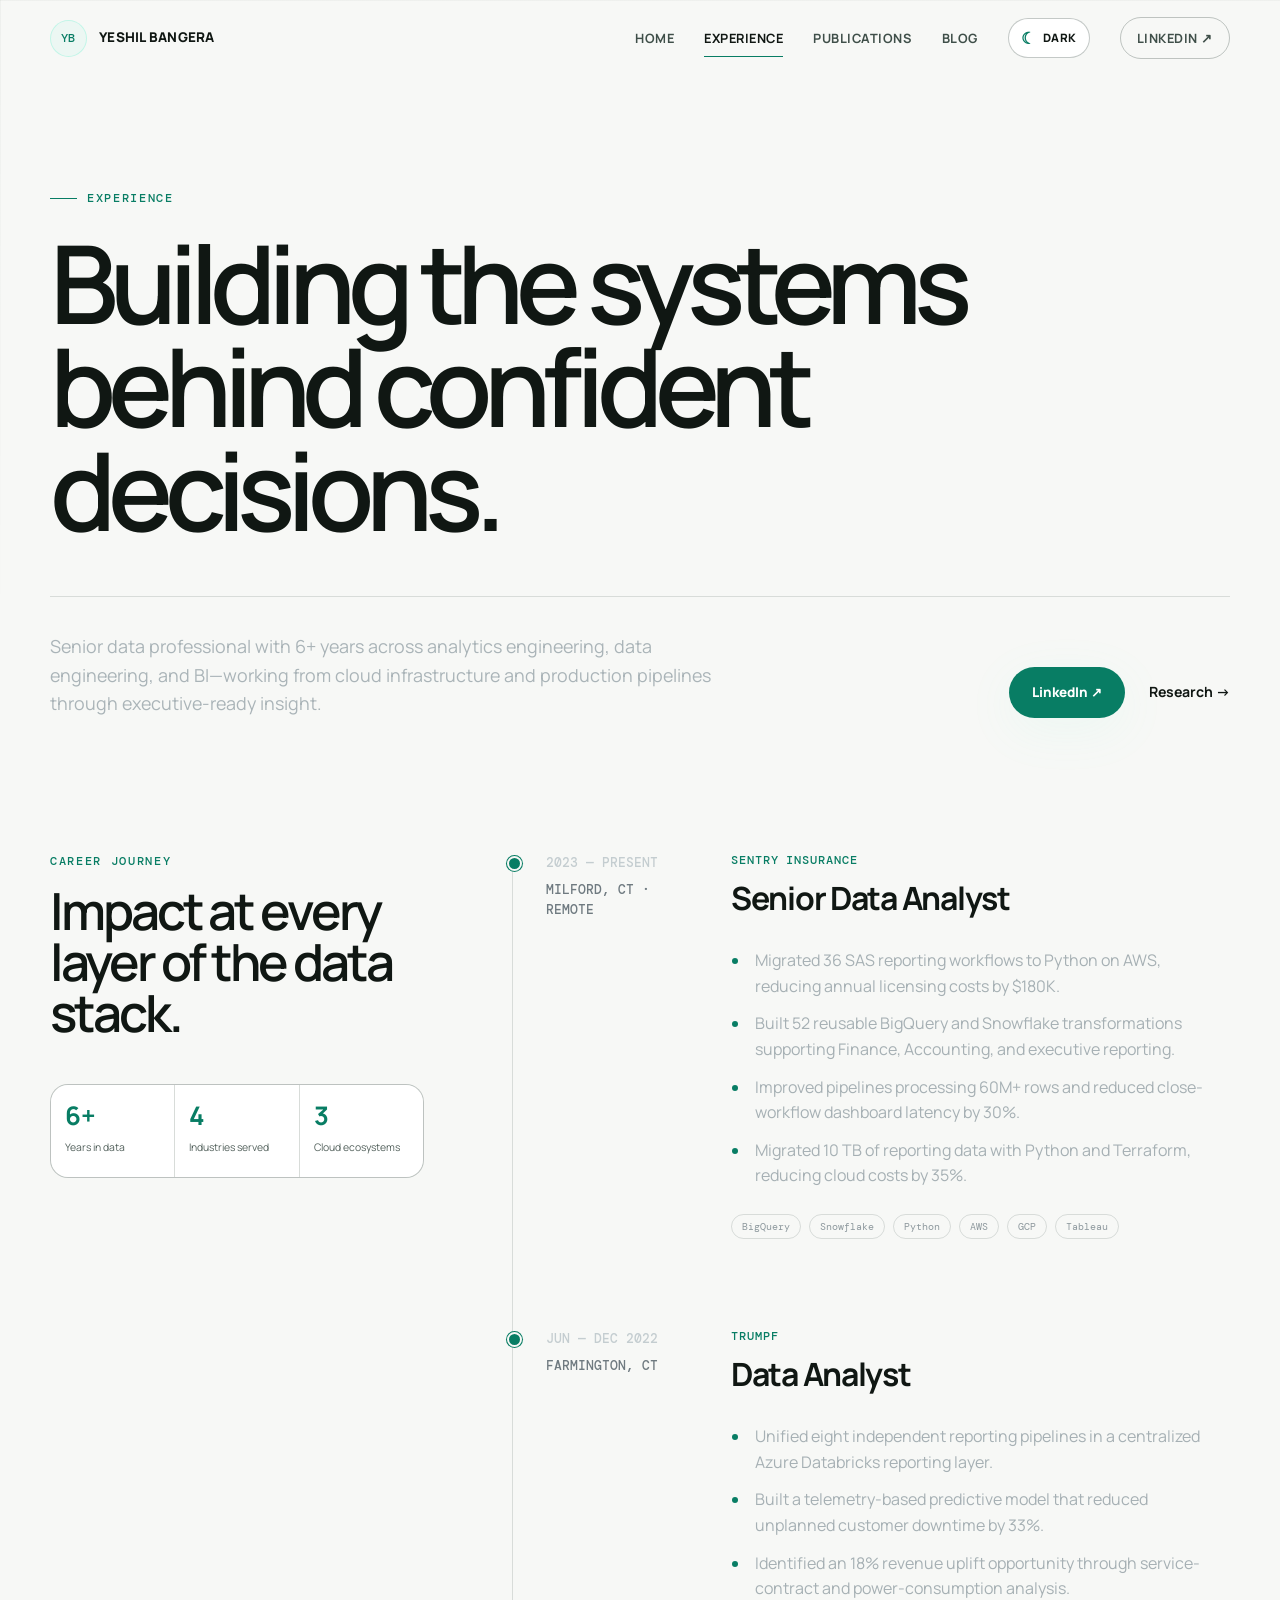
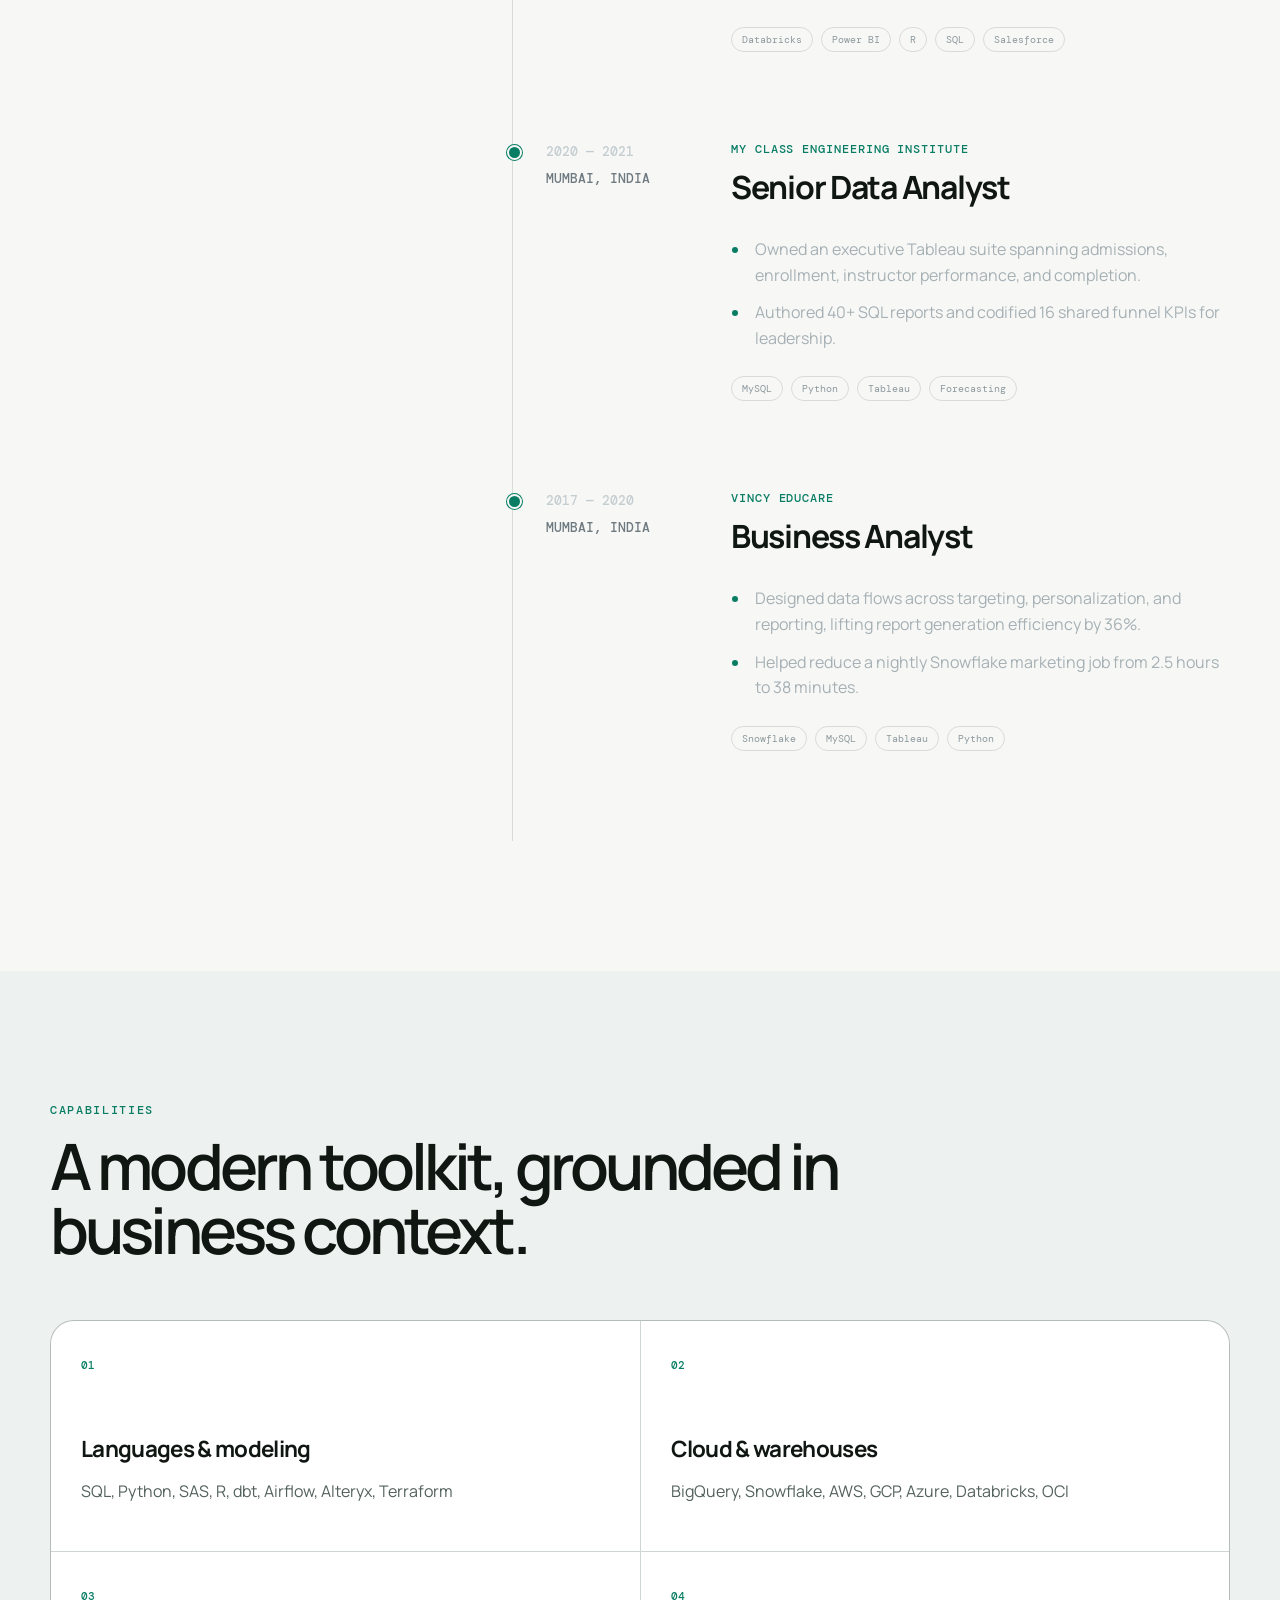
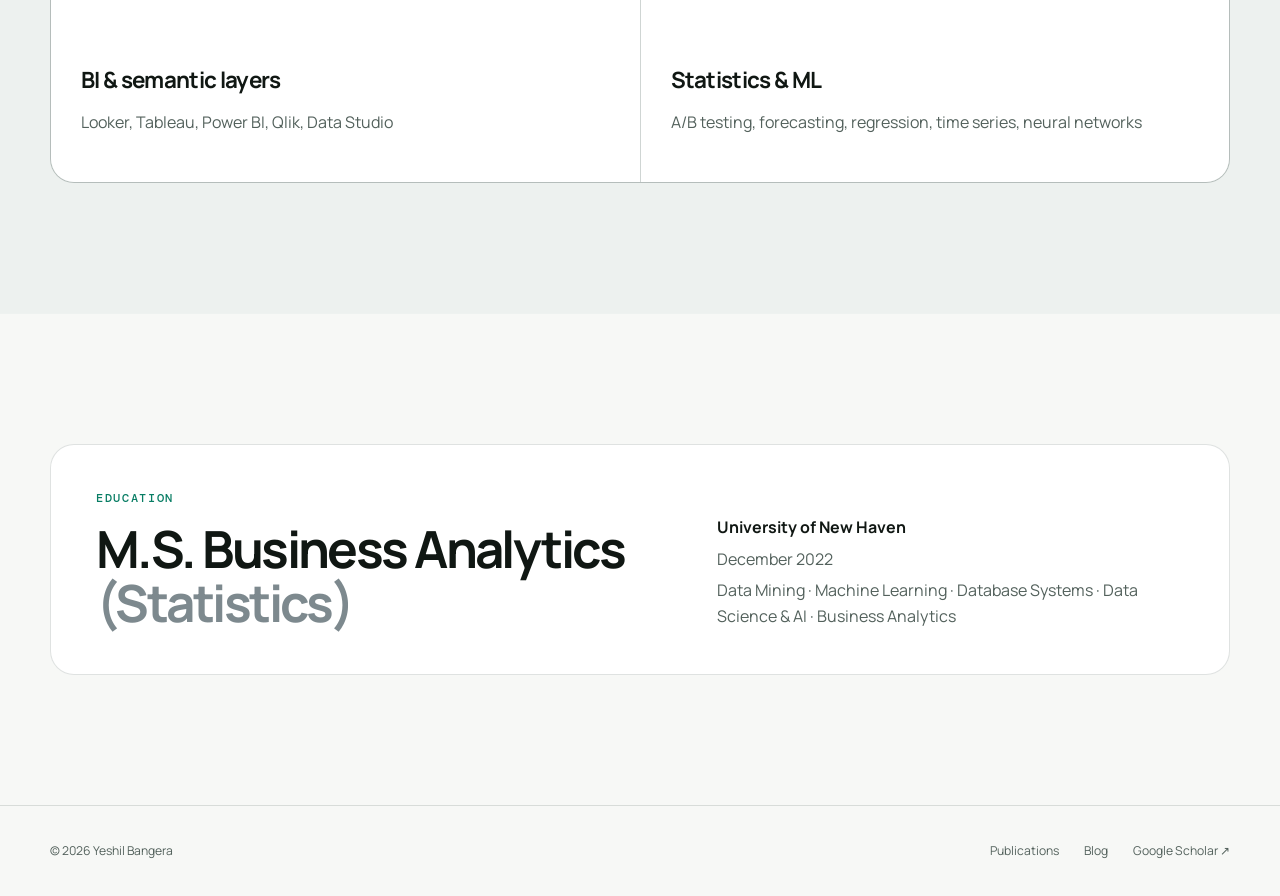
<file: experience.html>
<!doctype html>
<html lang="en">
  <head>
    <meta charset="utf-8" />
    <meta name="viewport" content="width=device-width, initial-scale=1" />
    <meta
      name="description"
      content="Experience, capabilities, and education of Senior Data Analyst Yeshil Bangera."
    />
    <meta name="theme-color" content="#07090d" />
    <title>Experience — Yeshil Bangera</title>
    <link
      rel="canonical"
      href="https://yeshilbangera.github.io/experience.html"
    />
    <link rel="icon" href="assets/favicon.svg" type="image/svg+xml" />
    <link rel="stylesheet" href="assets/css/portfolio.css?v=8210acd" />
  </head>
  <body>
    <a class="skip-link" href="#main">Skip to content</a>
    <header class="site-header" data-header>
      <div class="nav-shell">
        <a class="brand" href="index.html" aria-label="Yeshil Bangera, home">
          <span class="brand-mark" aria-hidden="true">YB</span>
          <span>Yeshil Bangera</span>
        </a>
        <button
          class="nav-toggle"
          type="button"
          aria-expanded="false"
          aria-controls="site-nav"
          data-nav-toggle
        >
          <span></span><span></span><span></span>
          <span class="sr-only">Open navigation</span>
        </button>
        <nav id="site-nav" class="site-nav" aria-label="Primary" data-nav>
          <a href="index.html">Home</a>
          <a class="is-active" href="experience.html">Experience</a>
          <a href="publications.html">Publications</a>
          <a href="blog.html">Blog</a>
          <a class="nav-cta" href="https://www.linkedin.com/in/yeshil-d-bangera"
            >LinkedIn ↗</a
          >
        </nav>
      </div>
    </header>

    <main id="main">
      <header class="page-hero shell">
        <p class="eyebrow"><span></span> Experience</p>
        <h1>Building the systems behind confident decisions.</h1>
        <div class="page-intro">
          <p>
            Senior data professional with 6+ years across analytics engineering,
            data engineering, and BI—working from cloud infrastructure and
            production pipelines through executive-ready insight.
          </p>
          <div class="page-actions">
            <a
              class="button button-primary"
              href="https://www.linkedin.com/in/yeshil-d-bangera"
              >LinkedIn ↗</a
            >
            <a class="text-link" href="publications.html">Research →</a>
          </div>
        </div>
      </header>

      <section class="section page-section">
        <div class="shell resume-layout">
          <aside class="resume-aside reveal">
            <p class="section-kicker">Career journey</p>
            <h2>Impact at every layer of the data stack.</h2>
            <div class="career-stats">
              <div><strong>6+</strong><span>Years in data</span></div>
              <div><strong>4</strong><span>Industries served</span></div>
              <div><strong>3</strong><span>Cloud ecosystems</span></div>
            </div>
          </aside>
          <div class="timeline">
            <article class="timeline-item reveal">
              <div class="timeline-meta">
                <time>2023 — Present</time>
                <span>Milford, CT · Remote</span>
              </div>
              <div class="timeline-content">
                <p>Sentry Insurance</p>
                <h3>Senior Data Analyst</h3>
                <ul>
                  <li>
                    Migrated 36 SAS reporting workflows to Python on AWS,
                    reducing annual licensing costs by $180K.
                  </li>
                  <li>
                    Built 52 reusable BigQuery and Snowflake transformations
                    supporting Finance, Accounting, and executive reporting.
                  </li>
                  <li>
                    Improved pipelines processing 60M+ rows and reduced
                    close-workflow dashboard latency by 30%.
                  </li>
                  <li>
                    Migrated 10 TB of reporting data with Python and Terraform,
                    reducing cloud costs by 35%.
                  </li>
                </ul>
                <div class="tag-row">
                  <span>BigQuery</span><span>Snowflake</span><span>Python</span
                  ><span>AWS</span><span>GCP</span><span>Tableau</span>
                </div>
              </div>
            </article>

            <article class="timeline-item reveal">
              <div class="timeline-meta">
                <time>Jun — Dec 2022</time>
                <span>Farmington, CT</span>
              </div>
              <div class="timeline-content">
                <p>TRUMPF</p>
                <h3>Data Analyst</h3>
                <ul>
                  <li>
                    Unified eight independent reporting pipelines in a
                    centralized Azure Databricks reporting layer.
                  </li>
                  <li>
                    Built a telemetry-based predictive model that reduced
                    unplanned customer downtime by 33%.
                  </li>
                  <li>
                    Identified an 18% revenue uplift opportunity through
                    service-contract and power-consumption analysis.
                  </li>
                </ul>
                <div class="tag-row">
                  <span>Databricks</span><span>Power BI</span><span>R</span
                  ><span>SQL</span><span>Salesforce</span>
                </div>
              </div>
            </article>

            <article class="timeline-item reveal">
              <div class="timeline-meta">
                <time>2020 — 2021</time>
                <span>Mumbai, India</span>
              </div>
              <div class="timeline-content">
                <p>MY Class Engineering Institute</p>
                <h3>Senior Data Analyst</h3>
                <ul>
                  <li>
                    Owned an executive Tableau suite spanning admissions,
                    enrollment, instructor performance, and completion.
                  </li>
                  <li>
                    Authored 40+ SQL reports and codified 16 shared funnel KPIs
                    for leadership.
                  </li>
                </ul>
                <div class="tag-row">
                  <span>MySQL</span><span>Python</span><span>Tableau</span
                  ><span>Forecasting</span>
                </div>
              </div>
            </article>

            <article class="timeline-item reveal">
              <div class="timeline-meta">
                <time>2017 — 2020</time>
                <span>Mumbai, India</span>
              </div>
              <div class="timeline-content">
                <p>Vincy Educare</p>
                <h3>Business Analyst</h3>
                <ul>
                  <li>
                    Designed data flows across targeting, personalization, and
                    reporting, lifting report generation efficiency by 36%.
                  </li>
                  <li>
                    Helped reduce a nightly Snowflake marketing job from 2.5
                    hours to 38 minutes.
                  </li>
                </ul>
                <div class="tag-row">
                  <span>Snowflake</span><span>MySQL</span><span>Tableau</span
                  ><span>Python</span>
                </div>
              </div>
            </article>
          </div>
        </div>
      </section>

      <section class="section section-tint">
        <div class="shell">
          <div class="section-heading reveal">
            <div>
              <p class="section-kicker">Capabilities</p>
              <h2>A modern toolkit, grounded in business context.</h2>
            </div>
          </div>
          <div class="skills-grid">
            <article class="skill-card reveal">
              <span>01</span>
              <h3>Languages & modeling</h3>
              <p>SQL, Python, SAS, R, dbt, Airflow, Alteryx, Terraform</p>
            </article>
            <article class="skill-card reveal reveal-delay">
              <span>02</span>
              <h3>Cloud & warehouses</h3>
              <p>BigQuery, Snowflake, AWS, GCP, Azure, Databricks, OCI</p>
            </article>
            <article class="skill-card reveal">
              <span>03</span>
              <h3>BI & semantic layers</h3>
              <p>Looker, Tableau, Power BI, Qlik, Data Studio</p>
            </article>
            <article class="skill-card reveal reveal-delay">
              <span>04</span>
              <h3>Statistics & ML</h3>
              <p>
                A/B testing, forecasting, regression, time series, neural
                networks
              </p>
            </article>
          </div>
        </div>
      </section>

      <section class="section">
        <div class="shell education-card reveal">
          <div>
            <p class="section-kicker">Education</p>
            <h2>M.S. Business Analytics <span>(Statistics)</span></h2>
          </div>
          <div>
            <strong>University of New Haven</strong>
            <p>December 2022</p>
            <p>
              Data Mining · Machine Learning · Database Systems · Data Science &
              AI · Business Analytics
            </p>
          </div>
        </div>
      </section>
    </main>

    <footer class="site-footer">
      <div class="shell">
        <span>© <span data-year></span> Yeshil Bangera</span>
        <div>
          <a href="publications.html">Publications</a>
          <a href="blog.html">Blog</a>
          <a href="https://scholar.google.com/citations?hl=en&user=_8uQwHwAAAAJ"
            >Google Scholar ↗</a
          >
        </div>
      </div>
    </footer>
    <script src="assets/js/portfolio.js?v=8210acd" defer></script>
  </body>
</html>
</file>
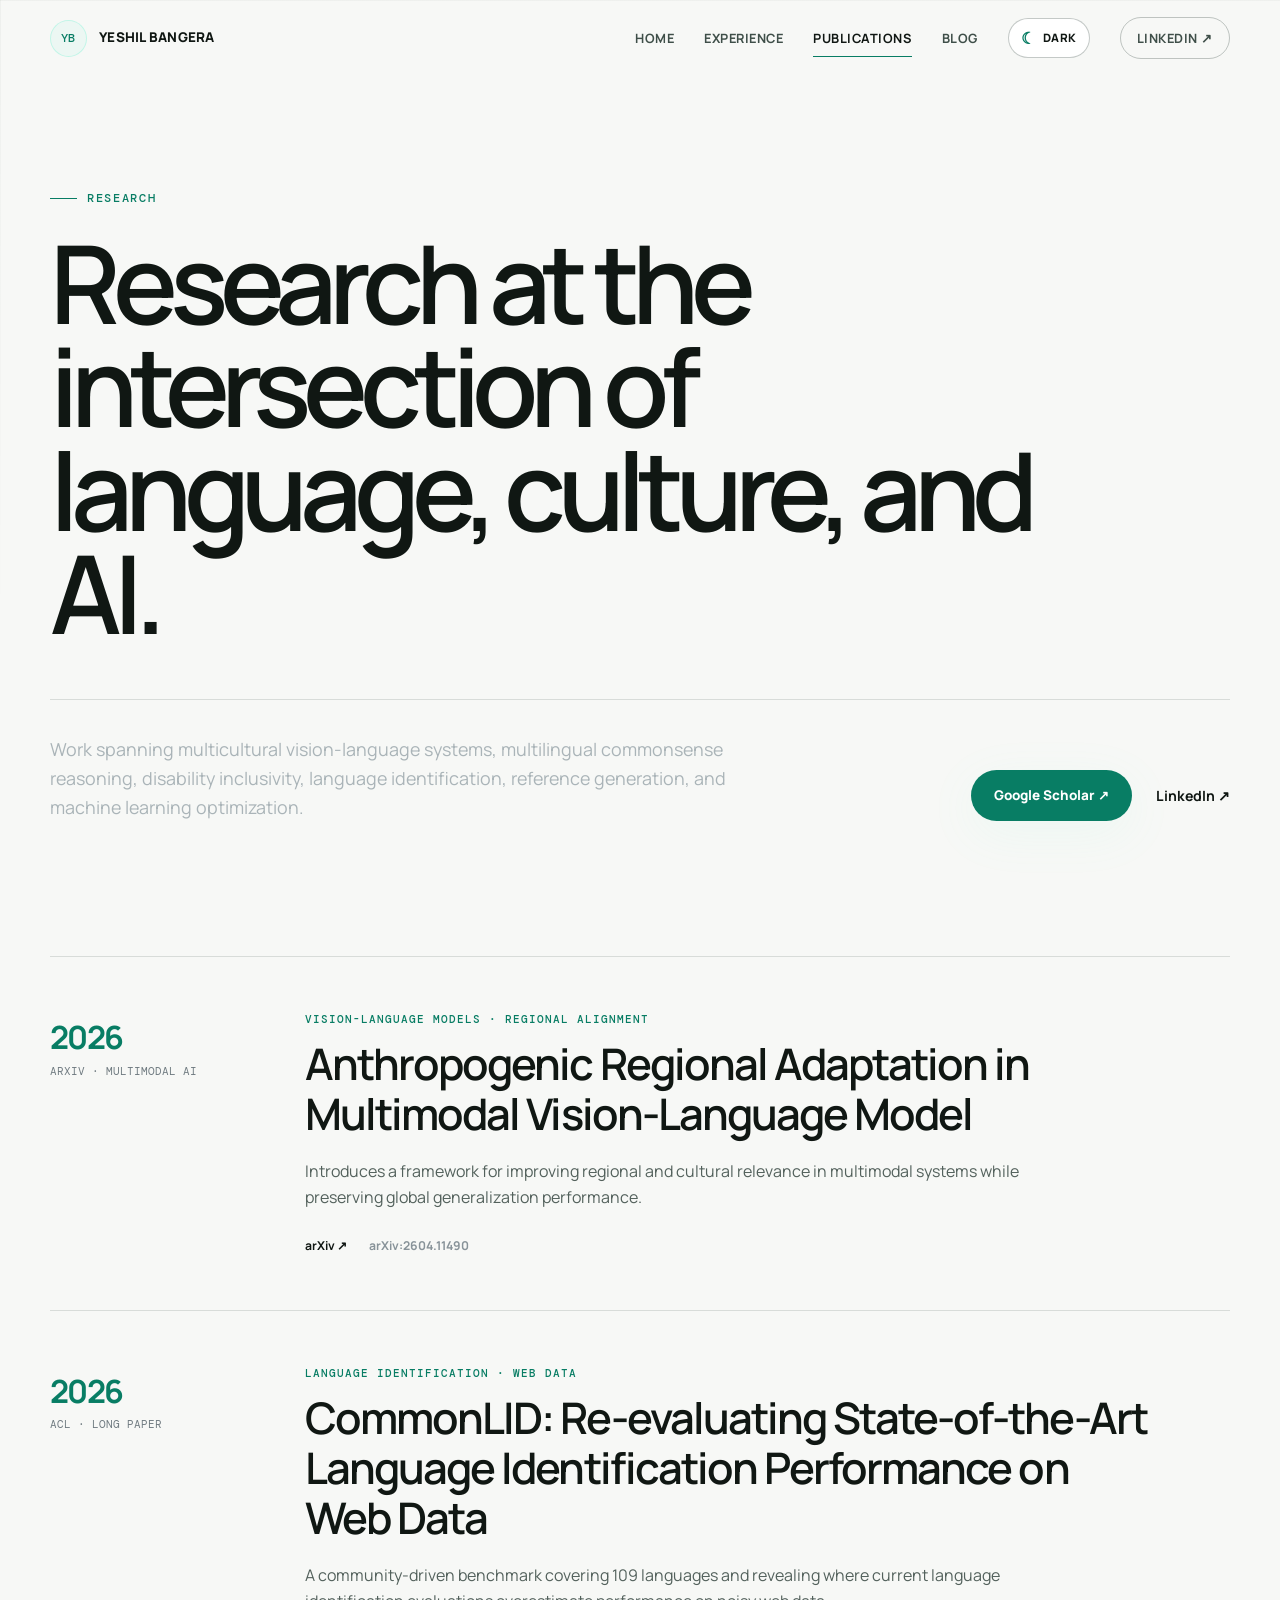
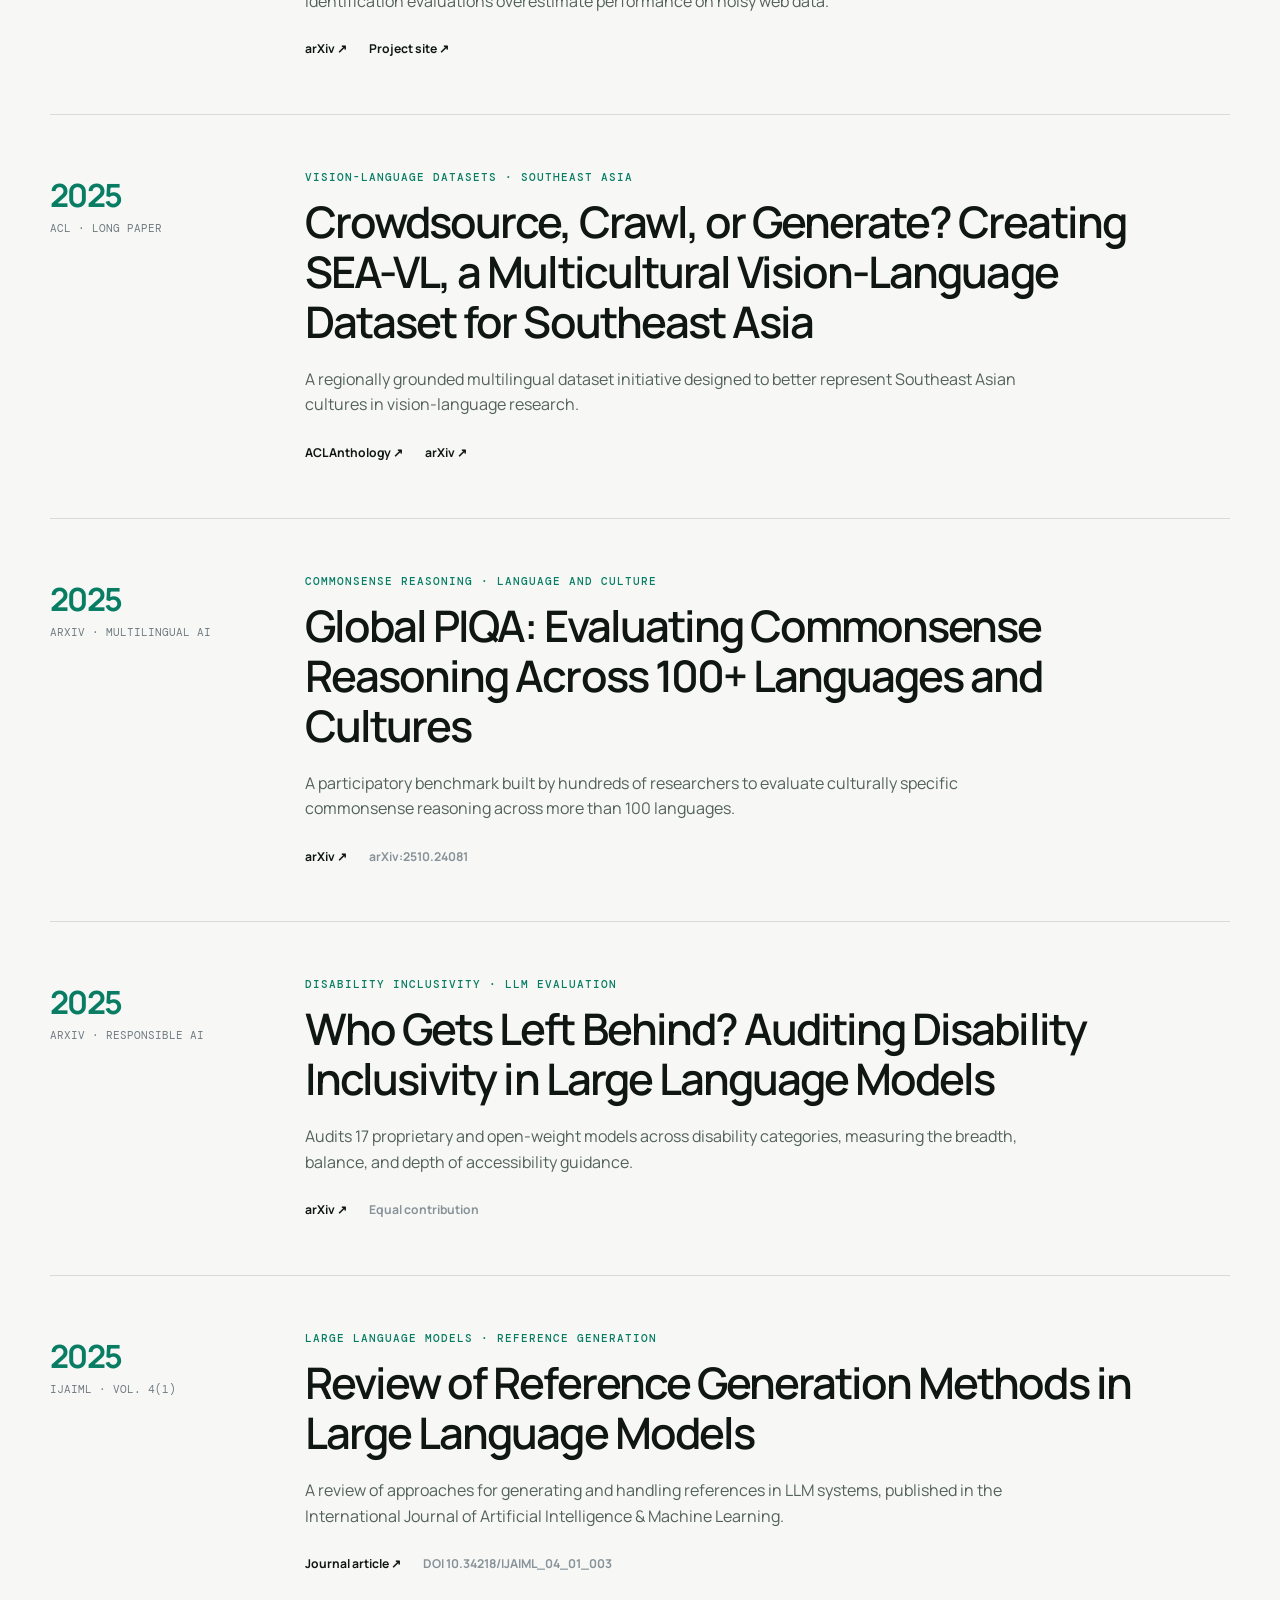
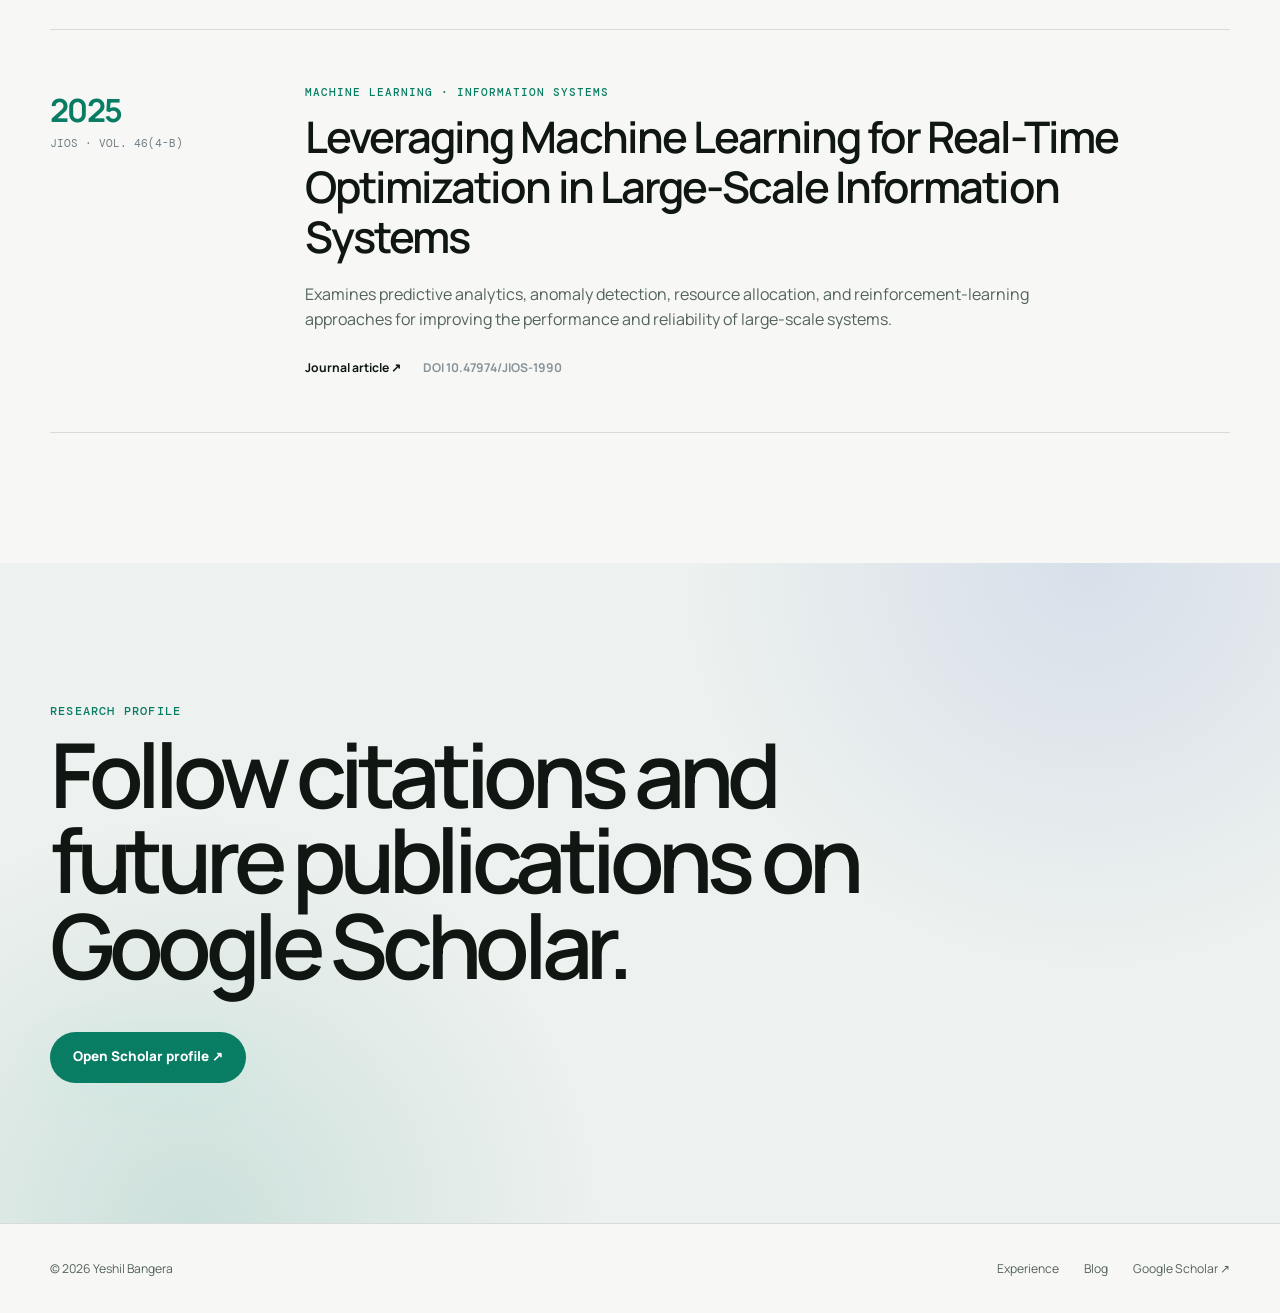
<file: publications.html>
<!doctype html>
<html lang="en">
  <head>
    <meta charset="utf-8" />
    <meta name="viewport" content="width=device-width, initial-scale=1" />
    <meta
      name="description"
      content="Research publications by Yeshil Bangera spanning vision-language models, multilingual AI, responsible AI, language identification, and machine learning systems."
    />
    <meta name="theme-color" content="#07090d" />
    <title>Publications — Yeshil Bangera</title>
    <link
      rel="canonical"
      href="https://yeshilbangera.github.io/publications.html"
    />
    <link rel="icon" href="assets/favicon.svg" type="image/svg+xml" />
    <link rel="stylesheet" href="assets/css/portfolio.css?v=8210acd" />
  </head>
  <body>
    <a class="skip-link" href="#main">Skip to content</a>
    <header class="site-header" data-header>
      <div class="nav-shell">
        <a class="brand" href="index.html" aria-label="Yeshil Bangera, home">
          <span class="brand-mark" aria-hidden="true">YB</span>
          <span>Yeshil Bangera</span>
        </a>
        <button
          class="nav-toggle"
          type="button"
          aria-expanded="false"
          aria-controls="site-nav"
          data-nav-toggle
        >
          <span></span><span></span><span></span>
          <span class="sr-only">Open navigation</span>
        </button>
        <nav id="site-nav" class="site-nav" aria-label="Primary" data-nav>
          <a href="index.html">Home</a>
          <a href="experience.html">Experience</a>
          <a class="is-active" href="publications.html">Publications</a>
          <a href="blog.html">Blog</a>
          <a class="nav-cta" href="https://www.linkedin.com/in/yeshil-d-bangera"
            >LinkedIn ↗</a
          >
        </nav>
      </div>
    </header>

    <main id="main">
      <header class="page-hero shell">
        <p class="eyebrow"><span></span> Research</p>
        <h1>Research at the intersection of language, culture, and AI.</h1>
        <div class="page-intro">
          <p>
            Work spanning multicultural vision-language systems, multilingual
            commonsense reasoning, disability inclusivity, language
            identification, reference generation, and machine learning
            optimization.
          </p>
          <div class="page-actions">
            <a
              class="button button-primary"
              href="https://scholar.google.com/citations?hl=en&user=_8uQwHwAAAAJ"
              >Google Scholar ↗</a
            >
            <a
              class="text-link"
              href="https://www.linkedin.com/in/yeshil-d-bangera"
              >LinkedIn ↗</a
            >
          </div>
        </div>
      </header>

      <section class="section page-section">
        <div class="shell publication-list">
          <article class="publication-card reveal">
            <div class="publication-year">
              <strong>2026</strong>
              <span>arXiv · Multimodal AI</span>
            </div>
            <div class="publication-body">
              <p>Vision-language models · Regional alignment</p>
              <h2>
                Anthropogenic Regional Adaptation in Multimodal Vision-Language
                Model
              </h2>
              <p class="publication-summary">
                Introduces a framework for improving regional and cultural
                relevance in multimodal systems while preserving global
                generalization performance.
              </p>
              <div class="publication-links">
                <a href="https://arxiv.org/abs/2604.11490">arXiv ↗</a>
                <span>arXiv:2604.11490</span>
              </div>
            </div>
          </article>

          <article class="publication-card reveal">
            <div class="publication-year">
              <strong>2026</strong>
              <span>ACL · Long paper</span>
            </div>
            <div class="publication-body">
              <p>Language identification · Web data</p>
              <h2>
                CommonLID: Re-evaluating State-of-the-Art Language
                Identification Performance on Web Data
              </h2>
              <p class="publication-summary">
                A community-driven benchmark covering 109 languages and
                revealing where current language identification evaluations
                overestimate performance on noisy web data.
              </p>
              <div class="publication-links">
                <a href="https://arxiv.org/abs/2601.18026">arXiv ↗</a>
                <a href="https://commonlid.org/">Project site ↗</a>
              </div>
            </div>
          </article>

          <article class="publication-card reveal">
            <div class="publication-year">
              <strong>2025</strong>
              <span>ACL · Long paper</span>
            </div>
            <div class="publication-body">
              <p>Vision-language datasets · Southeast Asia</p>
              <h2>
                Crowdsource, Crawl, or Generate? Creating SEA-VL, a
                Multicultural Vision-Language Dataset for Southeast Asia
              </h2>
              <p class="publication-summary">
                A regionally grounded multilingual dataset initiative designed
                to better represent Southeast Asian cultures in vision-language
                research.
              </p>
              <div class="publication-links">
                <a href="https://aclanthology.org/2025.acl-long.916/"
                  >ACL Anthology ↗</a
                >
                <a href="https://arxiv.org/abs/2503.07920">arXiv ↗</a>
              </div>
            </div>
          </article>

          <article class="publication-card reveal">
            <div class="publication-year">
              <strong>2025</strong>
              <span>arXiv · Multilingual AI</span>
            </div>
            <div class="publication-body">
              <p>Commonsense reasoning · Language and culture</p>
              <h2>
                Global PIQA: Evaluating Commonsense Reasoning Across 100+
                Languages and Cultures
              </h2>
              <p class="publication-summary">
                A participatory benchmark built by hundreds of researchers to
                evaluate culturally specific commonsense reasoning across more
                than 100 languages.
              </p>
              <div class="publication-links">
                <a href="https://arxiv.org/abs/2510.24081">arXiv ↗</a>
                <span>arXiv:2510.24081</span>
              </div>
            </div>
          </article>

          <article class="publication-card reveal">
            <div class="publication-year">
              <strong>2025</strong>
              <span>arXiv · Responsible AI</span>
            </div>
            <div class="publication-body">
              <p>Disability inclusivity · LLM evaluation</p>
              <h2>
                Who Gets Left Behind? Auditing Disability Inclusivity in Large
                Language Models
              </h2>
              <p class="publication-summary">
                Audits 17 proprietary and open-weight models across disability
                categories, measuring the breadth, balance, and depth of
                accessibility guidance.
              </p>
              <div class="publication-links">
                <a href="https://arxiv.org/abs/2509.00963">arXiv ↗</a>
                <span>Equal contribution</span>
              </div>
            </div>
          </article>

          <article class="publication-card reveal">
            <div class="publication-year">
              <strong>2025</strong>
              <span>IJAIML · Vol. 4(1)</span>
            </div>
            <div class="publication-body">
              <p>Large language models · Reference generation</p>
              <h2>
                Review of Reference Generation Methods in Large Language Models
              </h2>
              <p class="publication-summary">
                A review of approaches for generating and handling references in
                LLM systems, published in the International Journal of
                Artificial Intelligence & Machine Learning.
              </p>
              <div class="publication-links">
                <a href="https://iaeme.com/Home/article_id/IJAIML_04_01_003"
                  >Journal article ↗</a
                >
                <span>DOI 10.34218/IJAIML_04_01_003</span>
              </div>
            </div>
          </article>

          <article class="publication-card reveal">
            <div class="publication-year">
              <strong>2025</strong>
              <span>JIOS · Vol. 46(4-B)</span>
            </div>
            <div class="publication-body">
              <p>Machine learning · Information systems</p>
              <h2>
                Leveraging Machine Learning for Real-Time Optimization in
                Large-Scale Information Systems
              </h2>
              <p class="publication-summary">
                Examines predictive analytics, anomaly detection, resource
                allocation, and reinforcement-learning approaches for improving
                the performance and reliability of large-scale systems.
              </p>
              <div class="publication-links">
                <a href="https://doi.org/10.47974/JIOS-1990"
                  >Journal article ↗</a
                >
                <span>DOI 10.47974/JIOS-1990</span>
              </div>
            </div>
          </article>
        </div>
      </section>

      <section class="contact-band">
        <div class="shell contact-inner reveal">
          <p>Research profile</p>
          <h2>Follow citations and future publications on Google Scholar.</h2>
          <a
            class="button button-primary"
            href="https://scholar.google.com/citations?hl=en&user=_8uQwHwAAAAJ"
            >Open Scholar profile ↗</a
          >
        </div>
      </section>
    </main>

    <footer class="site-footer">
      <div class="shell">
        <span>© <span data-year></span> Yeshil Bangera</span>
        <div>
          <a href="experience.html">Experience</a>
          <a href="blog.html">Blog</a>
          <a href="https://scholar.google.com/citations?hl=en&user=_8uQwHwAAAAJ"
            >Google Scholar ↗</a
          >
        </div>
      </div>
    </footer>
    <script src="assets/js/portfolio.js?v=8210acd" defer></script>
  </body>
</html>
</file>
<file: assets/css/portfolio.css>
@import url("https://fonts.googleapis.com/css2?family=DM+Mono:wght@400;500&family=Manrope:wght@400;500;600;700;800&display=swap");

:root {
  --bg: #07090d;
  --bg-soft: #0b0e14;
  --surface: #10141b;
  --surface-2: #151a22;
  --line: rgba(255, 255, 255, 0.11);
  --line-strong: rgba(255, 255, 255, 0.2);
  --text: #f4f7f6;
  --muted: #9aa4aa;
  --accent: #72f2d0;
  --accent-2: #8ba8ff;
  --accent-dark: #061410;
  --shell: min(1180px, calc(100vw - 48px));
  --radius: 24px;
  --story-progress: 0;
  --story-stage: 0;
}

* {
  box-sizing: border-box;
}

html {
  scroll-behavior: smooth;
}

body {
  margin: 0;
  overflow-x: hidden;
  background: var(--bg);
  color: var(--text);
  font-family: "Manrope", sans-serif;
  font-size: 16px;
  line-height: 1.6;
  -webkit-font-smoothing: antialiased;
}

body::before {
  position: fixed;
  z-index: -2;
  inset: 0;
  background:
    linear-gradient(rgba(255, 255, 255, 0.018) 1px, transparent 1px),
    linear-gradient(90deg, rgba(255, 255, 255, 0.018) 1px, transparent 1px);
  background-size: 72px 72px;
  content: "";
  mask-image: linear-gradient(to bottom, black, transparent 70%);
  pointer-events: none;
}

a {
  color: inherit;
  text-decoration: none;
}

button {
  color: inherit;
  font: inherit;
}

p,
h1,
h2,
h3 {
  margin-top: 0;
}

.shell {
  width: var(--shell);
  margin-inline: auto;
}

.sr-only {
  position: absolute;
  width: 1px;
  height: 1px;
  overflow: hidden;
  clip: rect(0, 0, 0, 0);
  white-space: nowrap;
}

.skip-link {
  position: fixed;
  z-index: 1000;
  top: 12px;
  left: 12px;
  padding: 10px 16px;
  transform: translateY(-150%);
  border-radius: 8px;
  background: var(--accent);
  color: var(--accent-dark);
  font-weight: 800;
}

.skip-link:focus {
  transform: translateY(0);
}

.site-header {
  position: fixed;
  z-index: 100;
  top: 0;
  right: 0;
  left: 0;
  border-bottom: 1px solid transparent;
  transition:
    background-color 240ms ease,
    border-color 240ms ease,
    backdrop-filter 240ms ease;
}

.site-header.is-scrolled {
  border-color: var(--line);
  background: rgba(7, 9, 13, 0.76);
  backdrop-filter: blur(18px);
}

.nav-shell {
  display: flex;
  width: var(--shell);
  min-height: 76px;
  align-items: center;
  justify-content: space-between;
  margin-inline: auto;
}

.brand {
  display: inline-flex;
  align-items: center;
  gap: 12px;
  font-size: 0.84rem;
  font-weight: 800;
  letter-spacing: 0.02em;
  text-transform: uppercase;
}

.brand-mark {
  display: grid;
  width: 37px;
  height: 37px;
  place-items: center;
  border: 1px solid rgba(114, 242, 208, 0.35);
  border-radius: 50%;
  background: rgba(114, 242, 208, 0.08);
  color: var(--accent);
  font:
    500 0.72rem "DM Mono",
    monospace;
}

.site-nav {
  display: flex;
  align-items: center;
  gap: 30px;
}

.site-nav a {
  position: relative;
  color: #b7c0c4;
  font-size: 0.8rem;
  font-weight: 700;
  letter-spacing: 0.04em;
  text-transform: uppercase;
  transition: color 180ms ease;
}

.site-nav a:not(.nav-cta)::after {
  position: absolute;
  right: 0;
  bottom: -9px;
  left: 0;
  height: 1px;
  transform: scaleX(0);
  background: var(--accent);
  content: "";
  transition: transform 180ms ease;
}

.site-nav a:hover,
.site-nav a:focus-visible,
.site-nav a.is-active {
  color: var(--text);
}

.site-nav a.is-active::after,
.site-nav a:hover::after {
  transform: scaleX(1);
}

.site-nav .nav-cta {
  padding: 10px 16px;
  border: 1px solid var(--line-strong);
  border-radius: 999px;
}

.site-nav .nav-cta:hover {
  border-color: var(--accent);
  color: var(--accent);
}

.theme-toggle {
  display: inline-flex;
  min-height: 40px;
  align-items: center;
  justify-content: center;
  gap: 8px;
  padding: 8px 12px;
  border: 1px solid var(--line-strong);
  border-radius: 999px;
  background: var(--surface);
  color: var(--text);
  cursor: pointer;
  font-size: 0.72rem;
  font-weight: 800;
  letter-spacing: 0.04em;
  text-transform: uppercase;
  transition:
    border-color 180ms ease,
    background-color 180ms ease,
    transform 180ms ease;
}

.theme-toggle:hover {
  transform: translateY(-1px);
  border-color: var(--accent);
}

.theme-toggle [data-theme-icon] {
  color: var(--accent);
  font-size: 1rem;
  line-height: 1;
}

.nav-toggle {
  display: none;
  width: 42px;
  height: 42px;
  padding: 10px;
  border: 1px solid var(--line);
  border-radius: 50%;
  background: transparent;
}

.nav-toggle > span:not(.sr-only) {
  display: block;
  width: 100%;
  height: 1px;
  margin: 5px 0;
  background: var(--text);
}

.hero {
  position: relative;
  display: flex;
  min-height: 100svh;
  align-items: center;
  overflow: hidden;
  padding: 140px 0 110px;
}

.hero::after {
  position: absolute;
  right: 0;
  bottom: 0;
  left: 0;
  height: 1px;
  background: linear-gradient(
    90deg,
    transparent,
    var(--line-strong),
    transparent
  );
  content: "";
}

.hero-glow {
  position: absolute;
  border-radius: 50%;
  filter: blur(1px);
  opacity: 0.7;
}

.glow-one {
  top: -30vw;
  right: -22vw;
  width: 68vw;
  height: 68vw;
  background: radial-gradient(
    circle,
    rgba(77, 127, 255, 0.14),
    transparent 64%
  );
}

.glow-two {
  bottom: -32vw;
  left: -24vw;
  width: 64vw;
  height: 64vw;
  background: radial-gradient(
    circle,
    rgba(114, 242, 208, 0.12),
    transparent 64%
  );
}

.hero-layout {
  position: relative;
  z-index: 2;
  display: grid;
  align-items: center;
  gap: 5vw;
  grid-template-columns: minmax(0, 1.22fr) minmax(340px, 0.78fr);
}

.eyebrow,
.section-kicker {
  color: var(--accent);
  font:
    500 0.75rem "DM Mono",
    monospace;
  letter-spacing: 0.14em;
  text-transform: uppercase;
}

.eyebrow {
  display: flex;
  align-items: center;
  gap: 10px;
  margin-bottom: 25px;
}

.eyebrow span {
  width: 27px;
  height: 1px;
  background: var(--accent);
}

.hero h1 {
  margin-bottom: 28px;
  line-height: 0.88;
}

.hero-name {
  display: block;
  font-size: clamp(4.1rem, 9.6vw, 8.9rem);
  font-weight: 800;
  letter-spacing: -0.085em;
  text-wrap: balance;
}

.hero-role {
  display: inline-block;
  margin-top: 25px;
  padding: 8px 15px 9px;
  border: 1px solid rgba(114, 242, 208, 0.45);
  border-radius: 999px;
  background: rgba(114, 242, 208, 0.08);
  color: var(--accent);
  font:
    500 clamp(0.86rem, 1.25vw, 1.05rem) "DM Mono",
    monospace;
  letter-spacing: 0.13em;
  text-transform: uppercase;
  vertical-align: top;
}

.hero-intro {
  max-width: 650px;
  margin-bottom: 34px;
  color: #b3bdc1;
  font-size: clamp(1.05rem, 1.6vw, 1.3rem);
  line-height: 1.65;
}

.hero-actions,
.page-actions {
  display: flex;
  align-items: center;
  gap: 24px;
}

.button {
  display: inline-flex;
  min-height: 51px;
  align-items: center;
  justify-content: center;
  gap: 16px;
  padding: 12px 22px;
  border: 1px solid transparent;
  border-radius: 999px;
  font-size: 0.84rem;
  font-weight: 800;
  transition:
    transform 180ms ease,
    background-color 180ms ease,
    box-shadow 180ms ease;
}

.button:hover {
  transform: translateY(-2px);
}

.button-primary {
  background: var(--accent);
  box-shadow: 0 12px 50px rgba(114, 242, 208, 0.08);
  color: var(--accent-dark);
}

.button-primary:hover {
  box-shadow: 0 15px 55px rgba(114, 242, 208, 0.2);
}

.text-link {
  display: inline-flex;
  align-items: center;
  gap: 10px;
  color: var(--text);
  font-size: 0.88rem;
  font-weight: 700;
}

.text-link span {
  color: var(--accent);
  transition: transform 180ms ease;
}

.text-link:hover span {
  transform: translateX(4px);
}

.hero-evidence {
  position: relative;
  width: min(40vw, 500px);
  padding: 22px;
  overflow: hidden;
  border: 1px solid var(--line-strong);
  border-radius: 24px;
  background:
    radial-gradient(circle at 80% 16%, rgba(114, 242, 208, 0.12), transparent 34%),
    linear-gradient(145deg, rgba(255, 255, 255, 0.045), transparent 52%),
    var(--surface);
  box-shadow: 0 35px 100px rgba(0, 0, 0, 0.34);
  isolation: isolate;
}

.hero-evidence::before {
  position: absolute;
  z-index: -1;
  inset: -35% -20% auto auto;
  width: 260px;
  height: 260px;
  border: 1px solid rgba(114, 242, 208, 0.13);
  border-radius: 50%;
  content: "";
  box-shadow:
    0 0 0 42px rgba(114, 242, 208, 0.025),
    0 0 0 84px rgba(114, 242, 208, 0.018);
}

.evidence-topline {
  display: flex;
  align-items: center;
  justify-content: space-between;
  padding-bottom: 17px;
  border-bottom: 1px solid var(--line);
  color: var(--muted);
  font:
    500 0.65rem "DM Mono",
    monospace;
  letter-spacing: 0.14em;
  text-transform: uppercase;
}

.evidence-topline i {
  width: 8px;
  height: 8px;
  border-radius: 50%;
  background: var(--accent);
  box-shadow: 0 0 16px rgba(114, 242, 208, 0.8);
}

.evidence-focus {
  padding: 24px 0;
}

.evidence-focus small {
  color: var(--accent);
  font:
    500 0.65rem "DM Mono",
    monospace;
  letter-spacing: 0.12em;
  text-transform: uppercase;
}

.evidence-focus strong {
  display: block;
  max-width: 430px;
  margin: 8px 0 9px;
  color: var(--text);
  font-size: clamp(1.5rem, 2.5vw, 2.2rem);
  line-height: 1.08;
  letter-spacing: -0.045em;
}

.evidence-focus p {
  margin: 0;
  color: var(--muted);
  font-size: 0.78rem;
  line-height: 1.6;
}

.evidence-grid {
  display: grid;
  overflow: hidden;
  border: 1px solid var(--line);
  border-radius: 14px;
  background: var(--line);
  gap: 1px;
  grid-template-columns: repeat(2, minmax(0, 1fr));
}

.evidence-grid div {
  min-width: 0;
  padding: 16px 14px;
  background: var(--bg-soft);
}

.evidence-grid strong {
  display: block;
  margin-bottom: 5px;
  color: var(--text);
  font-size: 1.28rem;
  line-height: 1;
  letter-spacing: -0.04em;
}

.evidence-grid span {
  display: block;
  color: var(--muted);
  font:
    400 0.59rem/1.45 "DM Mono",
    monospace;
}

.evidence-stack {
  display: flex;
  flex-wrap: wrap;
  gap: 7px;
  margin-top: 16px;
}

.evidence-stack span {
  padding: 5px 9px;
  border: 1px solid var(--line);
  border-radius: 999px;
  color: var(--muted);
  font:
    400 0.58rem "DM Mono",
    monospace;
}

.hero-foot {
  position: absolute;
  right: 0;
  bottom: 28px;
  left: 0;
  z-index: 2;
  display: flex;
  justify-content: space-between;
  color: #78838a;
  font:
    400 0.68rem "DM Mono",
    monospace;
  letter-spacing: 0.07em;
  text-transform: uppercase;
}

.hero-foot p {
  margin: 0;
}

.hero-foot a {
  display: flex;
  gap: 10px;
}

.scroll-story {
  position: relative;
  height: 410vh;
  background:
    radial-gradient(
      circle at 70% 45%,
      rgba(114, 242, 208, 0.08),
      transparent 35%
    ),
    var(--bg);
}

.story-sticky {
  position: sticky;
  top: 0;
  display: flex;
  height: 100vh;
  align-items: center;
  overflow: hidden;
}

.story-layout {
  display: grid;
  align-items: center;
  gap: 80px;
  grid-template-columns: minmax(0, 0.85fr) minmax(420px, 1.15fr);
}

.story-copy {
  position: relative;
  min-height: 370px;
}

.story-step {
  position: absolute;
  top: 70px;
  left: 0;
  transform: translateY(28px);
  opacity: 0;
  transition:
    opacity 500ms ease,
    transform 500ms ease;
}

.story-step.is-current {
  transform: translateY(0);
  opacity: 1;
}

.story-step > span {
  color: #748087;
  font:
    500 0.7rem "DM Mono",
    monospace;
  letter-spacing: 0.1em;
  text-transform: uppercase;
}

.story-step h2 {
  max-width: 520px;
  margin: 22px 0;
  font-size: clamp(3.2rem, 6.5vw, 6rem);
  font-weight: 700;
  letter-spacing: -0.065em;
  line-height: 0.95;
}

.story-step p {
  max-width: 510px;
  color: var(--muted);
  font-size: 1.08rem;
}

.analytics-impact {
  overflow: hidden;
  border-bottom: 1px solid var(--line);
  background:
    radial-gradient(
      circle at 90% 20%,
      rgba(139, 168, 255, 0.09),
      transparent 28%
    ),
    var(--bg-soft);
}

.impact-statement {
  padding-bottom: 75px;
  border-bottom: 1px solid var(--line);
}

.impact-statement h2 {
  max-width: 1050px;
  margin: 0;
  font-size: clamp(2.7rem, 6.2vw, 5.9rem);
  font-weight: 600;
  letter-spacing: -0.07em;
  line-height: 1.02;
}

.impact-statement h2 span {
  display: block;
  color: #68747a;
}

.impact-principles {
  display: grid;
  gap: 1px;
  margin-top: 70px;
  background: var(--line);
  grid-template-columns: repeat(3, 1fr);
}

.principle {
  min-height: 315px;
  padding: 28px;
  background: var(--bg-soft);
}

.principle > span {
  color: var(--accent);
  font:
    500 0.66rem "DM Mono",
    monospace;
}

.principle h3 {
  margin: 92px 0 14px;
  font-size: 1.35rem;
  letter-spacing: -0.035em;
}

.principle p {
  margin-bottom: 0;
  color: var(--muted);
  font-size: 0.9rem;
}

.story-visual {
  transform: scale(calc(0.88 + (var(--story-progress) * 0.12)));
}

.signal-field {
  position: relative;
  width: 100%;
  aspect-ratio: 1.1;
  border: 1px solid var(--line);
  border-radius: 50%;
  background:
    radial-gradient(
      circle at center,
      rgba(114, 242, 208, 0.14),
      transparent 42%
    ),
    repeating-radial-gradient(
      circle at center,
      transparent 0 58px,
      rgba(255, 255, 255, 0.045) 59px 60px
    );
}

.signal-field::after {
  position: absolute;
  inset: 8%;
  border: 1px dashed rgba(139, 168, 255, 0.25);
  border-radius: 50%;
  content: "";
  transform: rotate(calc(var(--story-progress) * 90deg));
}

.signal-card {
  position: absolute;
  z-index: 2;
  top: 50%;
  left: 50%;
  width: 58%;
  padding: 24px;
  transform: translate(-50%, -50%);
  border: 1px solid rgba(255, 255, 255, 0.17);
  border-radius: 18px;
  background: rgba(14, 18, 24, 0.88);
  box-shadow: 0 35px 100px rgba(0, 0, 0, 0.44);
  backdrop-filter: blur(20px);
}

.signal-card-top,
.signal-meta {
  display: flex;
  align-items: center;
  justify-content: space-between;
  color: #818c92;
  font:
    400 0.62rem "DM Mono",
    monospace;
  letter-spacing: 0.08em;
  text-transform: uppercase;
}

.signal-card-top i {
  width: 7px;
  height: 7px;
  border-radius: 50%;
  background: var(--accent);
  box-shadow: 0 0 12px var(--accent);
}

.signal-card > strong {
  display: block;
  margin: 24px 0 18px;
  color: var(--text);
  font-size: clamp(1.6rem, 3vw, 2.7rem);
  letter-spacing: -0.05em;
}

.mini-chart {
  display: flex;
  height: 100px;
  align-items: flex-end;
  gap: 8px;
  padding: 8px 0 14px;
  border-bottom: 1px solid var(--line);
}

.mini-chart i {
  width: 100%;
  height: calc(25% + (var(--story-progress) * 65%));
  border-radius: 4px 4px 0 0;
  background: linear-gradient(to top, rgba(114, 242, 208, 0.12), var(--accent));
  transition: height 250ms ease;
}

.mini-chart i:nth-child(2) {
  height: calc(60% - (var(--story-progress) * 20%));
}

.mini-chart i:nth-child(3) {
  height: calc(35% + (var(--story-progress) * 40%));
}

.mini-chart i:nth-child(4) {
  height: calc(78% - (var(--story-progress) * 12%));
}

.mini-chart i:nth-child(5) {
  height: calc(48% + (var(--story-progress) * 38%));
}

.mini-chart i:nth-child(6) {
  height: calc(67% + (var(--story-progress) * 25%));
}

.signal-meta {
  margin-top: 15px;
}

.signal-meta b {
  color: var(--text);
  font-weight: 500;
}

.signal-dot {
  position: absolute;
  z-index: 3;
  width: 8px;
  height: 8px;
  border-radius: 50%;
  background: var(--accent-2);
  box-shadow: 0 0 16px var(--accent-2);
  transform: scale(calc(0.7 + (var(--story-progress) * 0.7)));
}

.dot-a {
  top: 15%;
  left: 29%;
}

.dot-b {
  top: 31%;
  right: 10%;
}

.dot-c {
  right: 24%;
  bottom: 13%;
}

.dot-d {
  bottom: 25%;
  left: 10%;
}

.signal-line {
  position: absolute;
  z-index: 1;
  top: 50%;
  left: 50%;
  width: 40%;
  height: 1px;
  transform-origin: left;
  background: linear-gradient(90deg, var(--accent), transparent);
  opacity: calc(0.2 + var(--story-progress));
}

.line-a {
  transform: rotate(calc(20deg + (var(--story-progress) * 25deg)));
}

.line-b {
  transform: rotate(calc(160deg - (var(--story-progress) * 25deg)));
}

.section {
  position: relative;
  padding: 130px 0;
}

.section-tint {
  border-block: 1px solid rgba(255, 255, 255, 0.06);
  background: var(--bg-soft);
}

.section-heading {
  display: flex;
  align-items: flex-end;
  justify-content: space-between;
  gap: 40px;
  margin-bottom: 58px;
}

.section-kicker {
  margin-bottom: 16px;
}

.section-heading h2,
.resume-aside h2 {
  max-width: 790px;
  margin-bottom: 0;
  font-size: clamp(2.4rem, 5vw, 4.4rem);
  font-weight: 600;
  letter-spacing: -0.06em;
  line-height: 1;
}

.impact-grid {
  display: grid;
  gap: 16px;
  grid-template-columns: repeat(3, 1fr);
}

.impact-card {
  min-height: 360px;
  padding: 30px;
  border: 1px solid var(--line);
  border-radius: var(--radius);
  background:
    linear-gradient(145deg, rgba(255, 255, 255, 0.03), transparent 55%),
    var(--surface);
  transition:
    transform 240ms ease,
    border-color 240ms ease;
}

.impact-card:hover {
  transform: translateY(-6px);
  border-color: rgba(114, 242, 208, 0.35);
}

.impact-number {
  display: block;
  margin-bottom: 100px;
  color: var(--accent);
  font-size: clamp(2.8rem, 4.8vw, 4.4rem);
  font-weight: 700;
  letter-spacing: -0.07em;
}

.impact-card h3 {
  margin-bottom: 13px;
  font-size: 1.25rem;
  letter-spacing: -0.03em;
}

.impact-card p {
  margin-bottom: 0;
  color: var(--muted);
  font-size: 0.93rem;
}

.feature-publication {
  display: grid;
  align-items: center;
  gap: 55px;
  padding: 36px;
  border: 1px solid var(--line);
  border-radius: var(--radius);
  background: var(--surface);
  grid-template-columns: 280px 1fr;
  transition:
    transform 240ms ease,
    border-color 240ms ease;
}

.feature-publication:hover {
  transform: translateY(-4px);
  border-color: rgba(114, 242, 208, 0.35);
}

.publication-art {
  position: relative;
  display: flex;
  height: 250px;
  align-items: center;
  justify-content: center;
  overflow: hidden;
  border-radius: 17px;
  background:
    radial-gradient(
      circle at 25% 20%,
      rgba(139, 168, 255, 0.55),
      transparent 27%
    ),
    radial-gradient(
      circle at 75% 70%,
      rgba(114, 242, 208, 0.5),
      transparent 31%
    ),
    #111723;
  font-size: 4.3rem;
  font-weight: 800;
  letter-spacing: -0.1em;
}

.publication-art::before {
  position: absolute;
  inset: 0;
  background:
    linear-gradient(rgba(255, 255, 255, 0.08) 1px, transparent 1px),
    linear-gradient(90deg, rgba(255, 255, 255, 0.08) 1px, transparent 1px);
  background-size: 24px 24px;
  content: "";
  mask-image: radial-gradient(circle, black, transparent 75%);
}

.publication-art span {
  position: relative;
}

.publication-art span:last-child {
  color: var(--accent);
}

.feature-publication p,
.project-card p,
.post-card > div > p,
.publication-body > p:first-child {
  margin-bottom: 13px;
  color: var(--accent);
  font:
    500 0.7rem "DM Mono",
    monospace;
  letter-spacing: 0.09em;
  text-transform: uppercase;
}

.feature-publication h3 {
  max-width: 750px;
  margin-bottom: 26px;
  font-size: clamp(1.65rem, 3.2vw, 2.6rem);
  font-weight: 600;
  letter-spacing: -0.04em;
  line-height: 1.15;
}

.inline-arrow {
  color: #b8c1c5;
  font-size: 0.8rem;
  font-weight: 700;
}

.project-grid {
  display: grid;
  gap: 16px;
  grid-template-columns: 1.35fr 0.65fr;
}

.project-card {
  display: flex;
  min-height: 420px;
  flex-direction: column;
  justify-content: space-between;
  padding: 32px;
  overflow: hidden;
  border: 1px solid var(--line);
  border-radius: var(--radius);
  background:
    radial-gradient(
      circle at 75% 25%,
      rgba(139, 168, 255, 0.15),
      transparent 30%
    ),
    var(--surface);
  transition:
    transform 240ms ease,
    border-color 240ms ease;
}

.project-card:hover {
  transform: translateY(-5px);
  border-color: rgba(139, 168, 255, 0.4);
}

.project-feature {
  background:
    radial-gradient(
      circle at 75% 25%,
      rgba(114, 242, 208, 0.16),
      transparent 32%
    ),
    var(--surface);
}

.card-index {
  color: #6f7b81;
  font:
    500 0.7rem "DM Mono",
    monospace;
}

.project-card h3 {
  max-width: 650px;
  margin-bottom: 45px;
  font-size: clamp(1.8rem, 3.7vw, 3.3rem);
  font-weight: 600;
  letter-spacing: -0.05em;
  line-height: 1.08;
}

.project-card > div > span {
  color: #aab4b8;
  font-size: 0.82rem;
  font-weight: 700;
}

.blog-row {
  display: grid;
  align-items: start;
  gap: 40px;
  padding: 30px 0;
  border-block: 1px solid var(--line);
  grid-template-columns: 130px 1fr auto;
  transition: border-color 180ms ease;
}

.blog-row:hover {
  border-color: var(--accent);
}

.blog-row time {
  color: #7e898f;
  font:
    400 0.69rem "DM Mono",
    monospace;
  text-transform: uppercase;
}

.blog-row h3 {
  margin-bottom: 7px;
  font-size: clamp(1.4rem, 2.5vw, 2.1rem);
  letter-spacing: -0.04em;
}

.blog-row p {
  max-width: 720px;
  margin-bottom: 0;
  color: var(--muted);
}

.blog-row > span {
  color: var(--accent);
  font-size: 1.4rem;
}

.contact-band {
  position: relative;
  padding: 140px 0;
  overflow: hidden;
  background:
    radial-gradient(
      circle at 15% 100%,
      rgba(114, 242, 208, 0.18),
      transparent 32%
    ),
    radial-gradient(
      circle at 85% 0%,
      rgba(139, 168, 255, 0.15),
      transparent 32%
    ),
    #0b0f14;
}

.contact-inner p {
  color: var(--accent);
  font:
    500 0.75rem "DM Mono",
    monospace;
  letter-spacing: 0.1em;
  text-transform: uppercase;
}

.contact-inner h2 {
  max-width: 900px;
  margin-bottom: 45px;
  font-size: clamp(3rem, 7vw, 6.5rem);
  font-weight: 600;
  letter-spacing: -0.07em;
  line-height: 0.95;
}

.contact-inner > div {
  display: flex;
  align-items: center;
  gap: 26px;
}

.site-footer {
  padding: 35px 0;
  border-top: 1px solid var(--line);
  color: #7f898e;
  font-size: 0.76rem;
}

.site-footer .shell {
  display: flex;
  align-items: center;
  justify-content: space-between;
}

.site-footer div {
  display: flex;
  gap: 25px;
}

.site-footer a:hover {
  color: var(--accent);
}

.page-hero {
  padding-top: 190px;
  padding-bottom: 75px;
}

.page-hero h1 {
  max-width: 1000px;
  margin-bottom: 55px;
  font-size: clamp(3.6rem, 8.5vw, 8rem);
  font-weight: 600;
  letter-spacing: -0.075em;
  line-height: 0.95;
}

.page-intro {
  display: grid;
  align-items: end;
  gap: 60px;
  padding-top: 35px;
  border-top: 1px solid var(--line);
  grid-template-columns: 1fr auto;
}

.page-intro > p {
  max-width: 700px;
  margin-bottom: 0;
  color: #aab4b8;
  font-size: 1.12rem;
}

.page-section {
  padding-top: 60px;
}

.resume-layout {
  display: grid;
  align-items: start;
  gap: 80px;
  grid-template-columns: 0.68fr 1.32fr;
}

.resume-aside {
  position: sticky;
  top: 125px;
}

.resume-aside h2 {
  font-size: clamp(2.3rem, 4vw, 3.7rem);
}

.career-stats {
  display: grid;
  gap: 1px;
  margin-top: 45px;
  border: 1px solid var(--line);
  border-radius: 18px;
  background: var(--line);
  grid-template-columns: repeat(3, 1fr);
  overflow: hidden;
}

.career-stats div {
  padding: 18px 14px;
  background: var(--surface);
}

.career-stats strong {
  display: block;
  margin-bottom: 5px;
  color: var(--accent);
  font-size: 1.6rem;
  line-height: 1;
}

.career-stats span {
  color: var(--muted);
  font-size: 0.65rem;
}

.timeline {
  position: relative;
}

.timeline::before {
  position: absolute;
  top: 4px;
  bottom: 0;
  left: 8px;
  width: 1px;
  background: var(--line);
  content: "";
}

.timeline-item {
  position: relative;
  display: grid;
  gap: 40px;
  padding: 0 0 90px 42px;
  grid-template-columns: 145px 1fr;
}

.timeline-item::before {
  position: absolute;
  top: 3px;
  left: 3px;
  width: 11px;
  height: 11px;
  border: 2px solid var(--bg);
  border-radius: 50%;
  background: var(--accent);
  box-shadow: 0 0 0 1px var(--accent);
  content: "";
}

.timeline-meta {
  display: flex;
  flex-direction: column;
  gap: 7px;
  color: #6f7a80;
  font:
    500 0.84rem "DM Mono",
    monospace;
  line-height: 1.5;
  text-transform: uppercase;
}

.timeline-meta time {
  color: #c4cdd0;
  font-weight: 500;
}

.timeline-content > p {
  margin-bottom: 5px;
  color: var(--accent);
  font:
    500 0.72rem "DM Mono",
    monospace;
  letter-spacing: 0.08em;
  text-transform: uppercase;
}

.timeline-content h3 {
  margin-bottom: 24px;
  font-size: 2rem;
  letter-spacing: -0.04em;
}

.timeline-content ul {
  margin: 0 0 25px;
  padding-left: 1.2em;
  color: #a6b0b4;
}

.timeline-content li {
  margin-bottom: 12px;
  padding-left: 5px;
}

.timeline-content li::marker {
  color: var(--accent);
}

.tag-row {
  display: flex;
  flex-wrap: wrap;
  gap: 8px;
}

.tag-row span {
  padding: 5px 10px;
  border: 1px solid var(--line);
  border-radius: 99px;
  color: #8d989d;
  font:
    400 0.63rem "DM Mono",
    monospace;
}

.skills-grid {
  display: grid;
  gap: 1px;
  border: 1px solid var(--line);
  border-radius: var(--radius);
  background: var(--line);
  grid-template-columns: repeat(2, 1fr);
  overflow: hidden;
}

.skill-card {
  min-height: 230px;
  padding: 30px;
  background: var(--surface);
}

.skill-card > span {
  color: var(--accent);
  font:
    500 0.66rem "DM Mono",
    monospace;
}

.skill-card h3 {
  margin: 55px 0 12px;
  font-size: 1.4rem;
  letter-spacing: -0.03em;
}

.skill-card p {
  margin-bottom: 0;
  color: var(--muted);
}

.education-card {
  display: grid;
  gap: 50px;
  padding: 45px;
  border: 1px solid var(--line);
  border-radius: var(--radius);
  background: var(--surface);
  grid-template-columns: 1.1fr 0.9fr;
}

.education-card h2 {
  margin: 0;
  font-size: clamp(2.2rem, 4vw, 3.8rem);
  letter-spacing: -0.05em;
  line-height: 1.05;
}

.education-card h2 span {
  color: #7d898e;
}

.education-card > div:last-child {
  align-self: end;
}

.education-card > div:last-child p {
  margin: 6px 0 0;
  color: var(--muted);
}

.publication-list {
  display: flex;
  flex-direction: column;
}

.publication-card {
  display: grid;
  gap: 65px;
  padding: 55px 0;
  border-top: 1px solid var(--line);
  grid-template-columns: 190px 1fr;
}

.publication-card:last-child {
  border-bottom: 1px solid var(--line);
}

.publication-year {
  display: flex;
  flex-direction: column;
}

.publication-year strong {
  color: var(--accent);
  font-size: 2rem;
  letter-spacing: -0.05em;
}

.publication-year span {
  color: #707b81;
  font:
    400 0.67rem "DM Mono",
    monospace;
  text-transform: uppercase;
}

.publication-body h2 {
  max-width: 850px;
  margin-bottom: 20px;
  font-size: clamp(1.65rem, 3.4vw, 2.8rem);
  font-weight: 600;
  letter-spacing: -0.045em;
  line-height: 1.15;
}

.publication-summary {
  max-width: 730px;
  color: var(--muted);
}

.publication-links {
  display: flex;
  flex-wrap: wrap;
  gap: 22px;
  margin-top: 25px;
  color: #889399;
  font-size: 0.76rem;
  font-weight: 700;
}

.publication-links a {
  color: var(--text);
}

.publication-links a:hover {
  color: var(--accent);
}

.posts-list {
  display: flex;
  flex-direction: column;
  gap: 25px;
}

.post-card {
  display: grid;
  gap: 50px;
  padding: 42px;
  border: 1px solid var(--line);
  border-radius: var(--radius);
  background:
    radial-gradient(
      circle at 90% 0%,
      rgba(114, 242, 208, 0.13),
      transparent 31%
    ),
    var(--surface);
  grid-template-columns: 180px 1fr;
  transition:
    transform 240ms ease,
    border-color 240ms ease;
}

.post-card:hover {
  transform: translateY(-4px);
  border-color: rgba(114, 242, 208, 0.35);
}

.post-meta {
  display: flex;
  flex-direction: column;
  gap: 8px;
  color: #6f7b81;
  font:
    400 0.68rem "DM Mono",
    monospace;
  text-transform: uppercase;
}

.post-card h2 {
  margin-bottom: 18px;
  font-size: clamp(2.1rem, 4.5vw, 4.2rem);
  font-weight: 600;
  letter-spacing: -0.06em;
  line-height: 1.02;
}

.post-card div:last-child > p {
  max-width: 740px;
  color: var(--muted);
}

.coming-grid {
  display: grid;
  gap: 16px;
  grid-template-columns: 1fr 1fr;
}

.coming-card {
  min-height: 260px;
  padding: 30px;
  border: 1px solid var(--line);
  border-radius: var(--radius);
  background: var(--surface);
}

.coming-card > span {
  color: #748087;
  font:
    400 0.65rem "DM Mono",
    monospace;
  text-transform: uppercase;
}

.coming-card h3 {
  margin: 55px 0 12px;
  font-size: 1.6rem;
  letter-spacing: -0.04em;
}

.coming-card p {
  margin-bottom: 0;
  color: var(--muted);
}

.article-hero {
  padding-top: 175px;
  padding-bottom: 90px;
}

.back-link {
  color: var(--muted);
  font-size: 0.8rem;
}

.back-link:hover {
  color: var(--accent);
}

.article-meta {
  display: flex;
  justify-content: space-between;
  margin: 80px 0 22px;
  color: #78838a;
  font:
    400 0.68rem "DM Mono",
    monospace;
  letter-spacing: 0.08em;
  text-transform: uppercase;
}

.article-meta span {
  color: var(--accent);
}

.article-hero h1 {
  max-width: 1050px;
  margin-bottom: 35px;
  font-size: clamp(3.4rem, 7.7vw, 7.1rem);
  font-weight: 600;
  letter-spacing: -0.075em;
  line-height: 0.96;
}

.article-hero > p {
  max-width: 770px;
  margin-bottom: 0;
  color: #a9b3b7;
  font-size: 1.2rem;
}

.article-banner {
  display: flex;
  min-height: 430px;
  align-items: center;
  overflow: hidden;
  border-block: 1px solid var(--line);
  background:
    radial-gradient(
      circle at center,
      rgba(114, 242, 208, 0.18),
      transparent 25%
    ),
    repeating-radial-gradient(
      circle at center,
      transparent 0 68px,
      rgba(255, 255, 255, 0.04) 69px 70px
    ),
    var(--surface);
}

.article-flow {
  display: flex;
  align-items: center;
  justify-content: center;
  gap: 25px;
}

.article-flow span {
  padding: 14px 22px;
  border: 1px solid var(--line-strong);
  border-radius: 99px;
  background: rgba(7, 9, 13, 0.8);
  font:
    500 0.75rem "DM Mono",
    monospace;
  letter-spacing: 0.1em;
  text-transform: uppercase;
}

.article-flow span:last-child {
  border-color: var(--accent);
  color: var(--accent);
}

.article-flow i {
  width: 80px;
  height: 1px;
  background: linear-gradient(90deg, #606b71, var(--accent));
}

.article-body {
  max-width: 760px;
  margin: 0 auto;
  padding: 100px 24px 140px;
  color: #b4bdc1;
  font-size: 1.05rem;
  line-height: 1.85;
}

.article-body .article-lede {
  color: var(--text);
  font-size: 1.25rem;
}

.article-body h2 {
  margin: 70px 0 22px;
  color: var(--text);
  font-size: clamp(1.9rem, 4vw, 2.8rem);
  letter-spacing: -0.045em;
  line-height: 1.15;
}

.article-body blockquote {
  margin: 55px 0;
  padding: 8px 0 8px 26px;
  border-left: 2px solid var(--accent);
  color: var(--text);
  font-size: 1.45rem;
  letter-spacing: -0.03em;
  line-height: 1.5;
}

.article-body li {
  margin-bottom: 10px;
  padding-left: 8px;
}

.article-body li::marker {
  color: var(--accent);
}

.article-end {
  display: flex;
  align-items: center;
  justify-content: space-between;
  margin-top: 80px;
  padding-top: 24px;
  border-top: 1px solid var(--line);
}

.article-end p {
  margin: 0;
}

.article-end a {
  color: var(--accent);
  font-weight: 700;
}

.reveal {
  transform: translateY(25px);
  opacity: 0;
  transition:
    transform 700ms cubic-bezier(0.2, 0.7, 0.2, 1),
    opacity 700ms ease;
}

.reveal-delay {
  transition-delay: 120ms;
}

.reveal.is-visible {
  transform: translateY(0);
  opacity: 1;
}

:focus-visible {
  outline: 2px solid var(--accent);
  outline-offset: 4px;
}

@media (max-width: 980px) {
  :root {
    --shell: min(100% - 36px, 760px);
  }

  .nav-toggle {
    display: block;
  }

  .site-nav {
    position: absolute;
    top: 68px;
    right: 18px;
    left: 18px;
    display: none;
    align-items: stretch;
    padding: 16px;
    border: 1px solid var(--line);
    border-radius: 18px;
    background: rgba(11, 14, 20, 0.97);
    box-shadow: 0 20px 60px rgba(0, 0, 0, 0.4);
    backdrop-filter: blur(20px);
    flex-direction: column;
    gap: 6px;
  }

  .theme-toggle {
    width: 100%;
  }

  .site-nav.is-open {
    display: flex;
  }

  .site-nav a {
    padding: 12px;
  }

  .site-nav a::after {
    display: none;
  }

  .site-nav .nav-cta {
    margin-top: 6px;
    text-align: center;
  }

  .hero {
    min-height: auto;
    padding-top: 150px;
  }

  .hero-layout {
    gap: 55px;
    grid-template-columns: 1fr;
  }

  .hero-evidence {
    width: min(100%, 560px);
    margin-inline: auto;
    justify-self: center;
  }

  .hero-name {
    font-size: clamp(4.4rem, 16vw, 8rem);
  }


  .hero-foot {
    position: static;
    margin-top: 65px;
  }

  .story-layout {
    gap: 25px;
    grid-template-columns: 0.8fr 1.2fr;
  }

  .story-step h2 {
    font-size: clamp(2.8rem, 7vw, 4.5rem);
  }

  .signal-card {
    width: 70%;
  }

  .impact-grid {
    grid-template-columns: 1fr;
  }

  .impact-card {
    min-height: 270px;
  }

  .impact-number {
    margin-bottom: 60px;
  }

  .feature-publication {
    grid-template-columns: 220px 1fr;
  }

  .publication-art {
    height: 220px;
  }

  .project-grid {
    grid-template-columns: 1fr;
  }

  .project-card {
    min-height: 330px;
  }

  .resume-layout {
    gap: 70px;
    grid-template-columns: 1fr;
  }

  .resume-aside {
    position: static;
  }

  .page-hero h1 {
    font-size: clamp(3.6rem, 11vw, 6.5rem);
  }
}

@media (max-width: 720px) {
  :root {
    --shell: calc(100% - 28px);
    --radius: 18px;
  }

  .nav-shell {
    min-height: 68px;
  }

  .brand > span:last-child {
    display: none;
  }

  .hero {
    padding: 125px 0 70px;
  }

  .hero-name {
    font-size: clamp(3.7rem, 18vw, 6rem);
  }

  .hero-role {
    margin-top: 19px;
    font-size: 0.72rem;
  }

  .hero-evidence {
    padding: 18px;
    border-radius: 20px;
  }

  .evidence-focus {
    padding: 20px 0;
  }

  .evidence-grid div {
    padding: 14px 11px;
  }

  .evidence-grid strong {
    font-size: 1.1rem;
  }

  .evidence-grid span {
    font-size: 0.54rem;
  }

  .hero-actions,
  .page-actions {
    align-items: flex-start;
    flex-direction: column;
  }


  .hero-foot {
    align-items: flex-start;
    flex-direction: column;
    gap: 12px;
  }

  .scroll-story {
    height: 360vh;
  }

  .story-sticky {
    padding: 92px 0 30px;
  }

  .story-layout {
    height: 100%;
    align-content: center;
    gap: 15px;
    grid-template-columns: 1fr;
  }

  .story-copy {
    min-height: 290px;
  }

  .story-step {
    top: 38px;
  }

  .story-step h2 {
    margin: 13px 0;
    font-size: clamp(2.55rem, 13vw, 4rem);
  }

  .story-step p {
    font-size: 0.93rem;
  }

  .story-visual {
    width: min(85vw, 370px);
    margin-inline: auto;
  }

  .signal-card {
    width: 67%;
    padding: 17px;
  }

  .signal-card > strong {
    margin: 13px 0 8px;
    font-size: 1.35rem;
  }

  .mini-chart {
    height: 62px;
  }

  .section {
    padding: 88px 0;
  }

  .section-heading {
    align-items: flex-start;
    margin-bottom: 40px;
    flex-direction: column;
  }

  .section-heading h2,
  .resume-aside h2 {
    font-size: clamp(2.25rem, 11vw, 3.6rem);
  }

  .impact-principles {
    grid-template-columns: 1fr;
  }

  .principle {
    min-height: 260px;
  }

  .principle h3 {
    margin-top: 65px;
  }

  .feature-publication {
    gap: 28px;
    padding: 18px;
    grid-template-columns: 1fr;
  }

  .publication-art {
    height: 220px;
  }

  .project-card {
    min-height: 300px;
    padding: 24px;
  }

  .blog-row {
    gap: 16px;
    grid-template-columns: 1fr auto;
  }

  .blog-row time {
    grid-column: 1 / -1;
  }

  .contact-band {
    padding: 95px 0;
  }

  .contact-inner h2 {
    font-size: clamp(2.8rem, 14vw, 4.8rem);
  }

  .contact-inner > div {
    align-items: flex-start;
    flex-direction: column;
  }

  .site-footer .shell {
    align-items: flex-start;
    flex-direction: column;
    gap: 20px;
  }

  .site-footer div {
    flex-wrap: wrap;
    gap: 14px 22px;
  }

  .page-hero {
    padding-top: 135px;
    padding-bottom: 55px;
  }

  .page-hero h1 {
    margin-bottom: 38px;
    font-size: clamp(3.3rem, 15vw, 5.3rem);
  }

  .page-intro {
    gap: 30px;
    grid-template-columns: 1fr;
  }

  .timeline-item {
    gap: 18px;
    padding: 0 0 75px 35px;
    grid-template-columns: 1fr;
  }

  .timeline-meta {
    flex-direction: row;
    flex-wrap: wrap;
  }

  .career-stats {
    grid-template-columns: 1fr;
  }

  .skills-grid,
  .education-card {
    grid-template-columns: 1fr;
  }

  .skill-card {
    min-height: 205px;
  }

  .education-card {
    padding: 27px;
  }

  .publication-card {
    gap: 20px;
    padding: 45px 0;
    grid-template-columns: 1fr;
  }

  .publication-year {
    flex-direction: row;
    align-items: center;
    gap: 15px;
  }

  .post-card {
    gap: 30px;
    padding: 25px;
    grid-template-columns: 1fr;
  }

  .post-meta {
    flex-direction: row;
    justify-content: space-between;
  }

  .coming-grid {
    grid-template-columns: 1fr;
  }

  .article-hero {
    padding-top: 125px;
    padding-bottom: 65px;
  }

  .article-meta {
    align-items: flex-start;
    margin-top: 55px;
    flex-direction: column;
    gap: 8px;
  }

  .article-hero h1 {
    font-size: clamp(3rem, 14vw, 5rem);
  }

  .article-banner {
    min-height: 300px;
  }

  .article-flow {
    gap: 8px;
  }

  .article-flow span {
    padding: 10px 12px;
    font-size: 0.58rem;
  }

  .article-flow i {
    width: 20px;
  }

  .article-body {
    padding-top: 70px;
  }
}

html[data-theme="light"] {
  --bg: #f7f8f6;
  --bg-soft: #edf1ef;
  --surface: #ffffff;
  --surface-2: #e5ebe8;
  --line: rgba(11, 31, 24, 0.13);
  --line-strong: rgba(11, 31, 24, 0.24);
  --text: #101713;
  --muted: #53615c;
  --accent: #087d64;
  --accent-2: #355fc2;
  --accent-dark: #ffffff;
}

html[data-theme="light"] body::before {
  background:
    linear-gradient(rgba(11, 31, 24, 0.035) 1px, transparent 1px),
    linear-gradient(90deg, rgba(11, 31, 24, 0.035) 1px, transparent 1px);
}

html[data-theme="light"] .site-header.is-scrolled {
  background: rgba(247, 248, 246, 0.86);
}

html[data-theme="light"] .site-nav a {
  color: #3f4f49;
}

html[data-theme="light"] .site-nav a:hover,
html[data-theme="light"] .site-nav a:focus-visible,
html[data-theme="light"] .site-nav a.is-active {
  color: var(--text);
}

html[data-theme="light"] .hero-intro {
  color: var(--text);
}


html[data-theme="light"] .hero-evidence {
  background:
    radial-gradient(circle at 80% 16%, rgba(8, 125, 100, 0.1), transparent 34%),
    linear-gradient(145deg, rgba(11, 31, 24, 0.035), transparent 52%),
    var(--surface);
  box-shadow: 0 30px 80px rgba(31, 52, 44, 0.12);
}

html[data-theme="light"] .hero-foot,
html[data-theme="light"] .signal-card-top,
html[data-theme="light"] .signal-meta,
html[data-theme="light"] .inline-arrow,
html[data-theme="light"] .blog-row time,
html[data-theme="light"] .site-footer {
  color: var(--muted);
}

html[data-theme="light"] .impact-statement h2 span {
  color: #64736d;
}

html[data-theme="light"] .signal-card {
  background: rgba(255, 255, 255, 0.9);
  box-shadow: 0 35px 90px rgba(31, 52, 44, 0.14);
}

html[data-theme="light"] .publication-art {
  color: #ffffff;
}

html[data-theme="light"] .contact-band {
  background:
    radial-gradient(
      circle at 15% 100%,
      rgba(8, 125, 100, 0.14),
      transparent 32%
    ),
    radial-gradient(
      circle at 85% 0%,
      rgba(53, 95, 194, 0.12),
      transparent 32%
    ),
    var(--bg-soft);
}

html[data-theme="light"] .article-flow span {
  background: rgba(255, 255, 255, 0.86);
}

@media (max-width: 980px) {
  html[data-theme="light"] .site-nav {
    background: rgba(247, 248, 246, 0.98);
  }
}

@media (prefers-reduced-motion: reduce) {
  html {
    scroll-behavior: auto;
  }

  *,
  *::before,
  *::after {
    animation-duration: 0.01ms !important;
    animation-iteration-count: 1 !important;
    scroll-behavior: auto !important;
    transition-duration: 0.01ms !important;
  }

  .reveal {
    transform: none;
    opacity: 1;
  }
}
</file>
